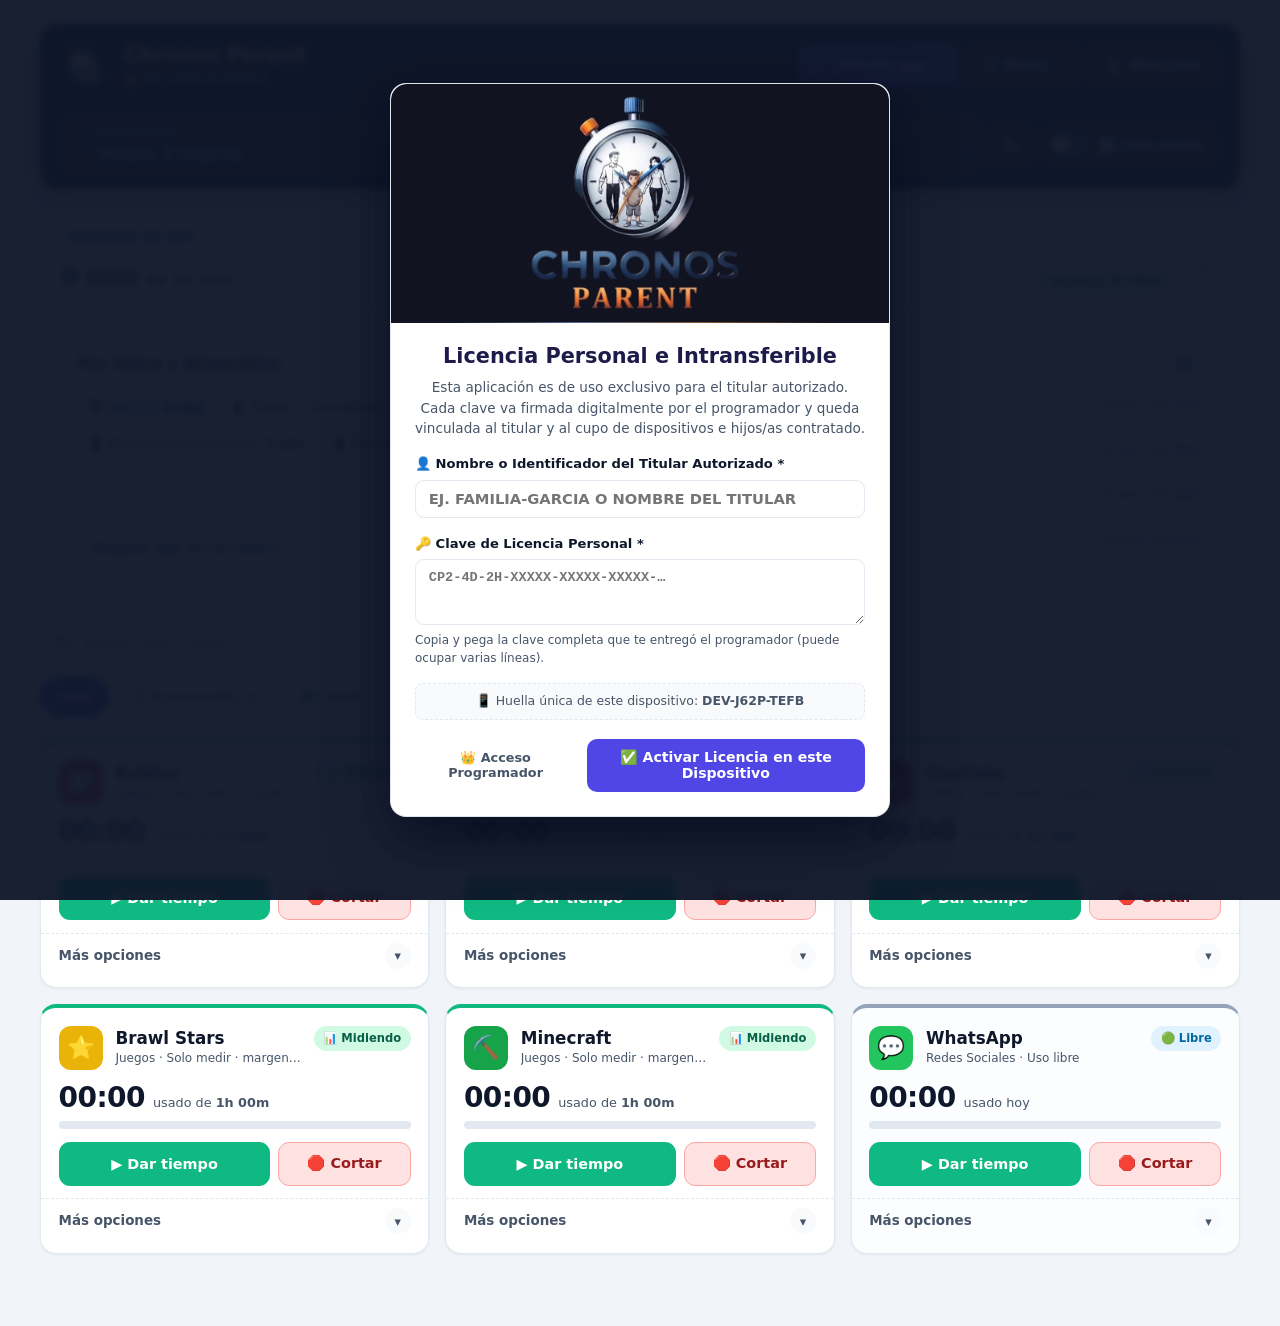
<file: index.html>
<!DOCTYPE html>
<html lang="es">
<head>
  <meta charset="UTF-8" />
  <meta name="viewport" content="width=device-width, initial-scale=1.0, viewport-fit=cover" />
  <meta name="theme-color" content="#111420" />
  <meta name="apple-mobile-web-app-capable" content="yes" />
  <meta name="apple-mobile-web-app-status-bar-style" content="black-translucent" />
  <meta name="apple-mobile-web-app-title" content="Chronos Parent" />
  <meta name="application-name" content="Chronos Parent" />
  <link rel="manifest" href="manifest.json" />
  <link rel="icon" href="icons/favicon.ico" sizes="48x48" />
  <link rel="icon" type="image/png" sizes="32x32" href="icons/favicon-32.png" />
  <link rel="icon" type="image/png" sizes="16x16" href="icons/favicon-16.png" />
  <link rel="apple-touch-icon" href="icons/apple-touch-icon.png" />
  <!-- Pantallas de inicio de iPhone/iPad (Android usa el icono y el color del manifest) -->
  <link rel="apple-touch-startup-image" href="icons/splash-1290x2796.png" media="(device-width: 430px) and (device-height: 932px) and (-webkit-device-pixel-ratio: 3) and (orientation: portrait)" />
  <link rel="apple-touch-startup-image" href="icons/splash-1179x2556.png" media="(device-width: 393px) and (device-height: 852px) and (-webkit-device-pixel-ratio: 3) and (orientation: portrait)" />
  <link rel="apple-touch-startup-image" href="icons/splash-1284x2778.png" media="(device-width: 428px) and (device-height: 926px) and (-webkit-device-pixel-ratio: 3) and (orientation: portrait)" />
  <link rel="apple-touch-startup-image" href="icons/splash-1170x2532.png" media="(device-width: 390px) and (device-height: 844px) and (-webkit-device-pixel-ratio: 3) and (orientation: portrait)" />
  <link rel="apple-touch-startup-image" href="icons/splash-1125x2436.png" media="(device-width: 375px) and (device-height: 812px) and (-webkit-device-pixel-ratio: 3) and (orientation: portrait)" />
  <link rel="apple-touch-startup-image" href="icons/splash-1242x2688.png" media="(device-width: 414px) and (device-height: 896px) and (-webkit-device-pixel-ratio: 3) and (orientation: portrait)" />
  <link rel="apple-touch-startup-image" href="icons/splash-828x1792.png" media="(device-width: 414px) and (device-height: 896px) and (-webkit-device-pixel-ratio: 2) and (orientation: portrait)" />
  <link rel="apple-touch-startup-image" href="icons/splash-1242x2208.png" media="(device-width: 414px) and (device-height: 736px) and (-webkit-device-pixel-ratio: 3) and (orientation: portrait)" />
  <link rel="apple-touch-startup-image" href="icons/splash-750x1334.png" media="(device-width: 375px) and (device-height: 667px) and (-webkit-device-pixel-ratio: 2) and (orientation: portrait)" />
  <link rel="apple-touch-startup-image" href="icons/splash-640x1136.png" media="(device-width: 320px) and (device-height: 568px) and (-webkit-device-pixel-ratio: 2) and (orientation: portrait)" />
  <link rel="apple-touch-startup-image" href="icons/splash-2048x2732.png" media="(device-width: 1024px) and (device-height: 1366px) and (-webkit-device-pixel-ratio: 2) and (orientation: portrait)" />
  <link rel="apple-touch-startup-image" href="icons/splash-1668x2388.png" media="(device-width: 834px) and (device-height: 1194px) and (-webkit-device-pixel-ratio: 2) and (orientation: portrait)" />
  <link rel="apple-touch-startup-image" href="icons/splash-1640x2360.png" media="(device-width: 820px) and (device-height: 1180px) and (-webkit-device-pixel-ratio: 2) and (orientation: portrait)" />
  <link rel="apple-touch-startup-image" href="icons/splash-1620x2160.png" media="(device-width: 810px) and (device-height: 1080px) and (-webkit-device-pixel-ratio: 2) and (orientation: portrait)" />
  <link rel="apple-touch-startup-image" href="icons/splash-1536x2048.png" media="(device-width: 768px) and (device-height: 1024px) and (-webkit-device-pixel-ratio: 2) and (orientation: portrait)" />
  <title>Chronos Parent — Control parental de tiempo y corte en vivo</title>
  <!-- Sin fuentes ni recursos externos: la app no contacta con terceros al abrirse -->
  <link rel="stylesheet" href="styles.css" />
</head>
<body>
  <!-- Pantalla de bienvenida con el logo (se oculta sola al cargar la app) -->
  <div id="app-splash" class="app-splash" aria-hidden="true">
    <img src="icons/logo-chronos-parent.png" alt="" width="621" height="554" />
  </div>

  <!-- PANTALLA DE BLOQUEO DE LICENCIA PERSONAL E INTRANSFERIBLE (Solo si no está activada) -->
  <div id="license-gate-overlay" class="modal-backdrop hidden" style="z-index: 500; background: rgba(15, 23, 42, 0.96);">
    <div class="modal-card gate-card">
      <!-- Cabecera oscura de marca: el cronómetro luce sobre fondo oscuro y el nombre va como texto claro -->
      <div class="gate-hero" role="img" aria-label="Chronos Parent">
        <img class="gate-hero-logo" src="icons/logo-chronos-parent.png" alt="" width="621" height="554" />
      </div>
      <div style="text-align: center; margin-bottom: 1rem;">
        <h3 style="font-size: 1.3rem; color: #1e1b4b;">Licencia Personal e Intransferible</h3>
        <p class="subtitle" style="margin-top: 0.3rem;">
          Esta aplicación es de uso exclusivo para el titular autorizado. Cada clave va firmada digitalmente por el programador y queda vinculada al titular y al cupo de dispositivos e hijos/as contratado.
        </p>
      </div>

      <form id="form-activate-license">
        <div class="form-group">
          <label for="license-holder-input">👤 Nombre o Identificador del Titular Autorizado *</label>
          <input type="text" id="license-holder-input" required placeholder="Ej. FAMILIA-GARCIA o nombre del titular" style="font-weight: 700; text-transform: uppercase;" />
        </div>

        <div class="form-group">
          <label for="license-key-input">🔑 Clave de Licencia Personal *</label>
          <textarea id="license-key-input" required rows="3" placeholder="CP2-4D-2H-XXXXX-XXXXX-XXXXX-…" spellcheck="false" autocomplete="off" autocapitalize="characters" class="license-key-textarea"></textarea>
          <small class="help-text">Copia y pega la clave completa que te entregó el programador (puede ocupar varias líneas).</small>
        </div>

        <div class="license-device-id-box">
          <span>📱 Huella única de este dispositivo: <strong id="current-device-fingerprint">...</strong></span>
        </div>

        <p id="license-error-msg" class="error-text hidden" style="margin-top: 0.5rem; text-align: center;"></p>

        <div class="modal-actions" style="justify-content: space-between; margin-top: 1.2rem;">
          <button type="button" id="btn-open-dev-from-gate" class="btn btn-ghost btn-sm">👑 Acceso Programador</button>
          <button type="submit" class="btn btn-primary">✅ Activar Licencia en este Dispositivo</button>
        </div>
      </form>
    </div>
  </div>

  <!-- Alerta flotante cuando se acaba o se corta el tiempo -->
  <div id="alarm-banner" class="alarm-banner hidden">
    <div class="alarm-content">
      <span class="alarm-icon">⏰</span>
      <div>
        <strong id="alarm-title">¡Tiempo cortado!</strong>
        <p id="alarm-message">El tiempo asignado para esta aplicación ha finalizado.</p>
      </div>
    </div>
    <div class="alarm-actions">
      <button id="btn-alarm-bonus" class="btn btn-sm btn-light">+15 min extra</button>
      <button id="btn-alarm-dismiss" class="btn btn-sm btn-danger">Entendido</button>
    </div>
  </div>

  <div class="app-container">
    <!-- ===== CABECERA PRINCIPAL (marca + menús desplegables) ===== -->
    <header class="top-header">
      <div class="header-row">
        <div class="brand">
          <img class="brand-logo-img" src="icons/icon-192.png" alt="" width="48" height="48" />
          <div class="brand-text">
            <h1>Chronos Parent</h1>
            <span class="license-chip" id="license-status-pill">🔐 Licencia Activa</span>
          </div>
        </div>

        <div class="header-actions">
          <!-- Menú: Añadir apps -->
          <div class="dropdown">
            <button type="button" class="btn btn-primary dropdown-toggle" aria-haspopup="true" aria-expanded="false">
              <span>➕</span><span class="hide-xs">Añadir app</span><span class="caret">▾</span>
            </button>
            <div class="dropdown-menu" role="menu">
              <button type="button" id="btn-add-app" class="dropdown-item" role="menuitem">
                <span class="di-icon">➕</span>
                <span><strong>Añadir nueva app</strong><small>Cualquier app o juego, con margen propio</small></span>
              </button>
              <button type="button" id="btn-catalog" class="dropdown-item" role="menuitem">
                <span class="di-icon">🔥</span>
                <span><strong>Catálogo y tendencias</strong><small>Activa apps populares en un toque</small></span>
              </button>
            </div>
          </div>

          <!-- Menú: Familia y ajustes -->
          <div class="dropdown">
            <button type="button" class="btn btn-outline dropdown-toggle" aria-haspopup="true" aria-expanded="false" title="Familia, sincronización, licencias y guías">
              <span>☰</span><span class="hide-xs">Menú</span><span class="caret">▾</span>
            </button>
            <div class="dropdown-menu dropdown-menu-right" role="menu">
              <div class="dropdown-label">Familia</div>
              <button type="button" id="btn-manage-devices" class="dropdown-item" role="menuitem">
                <span class="di-icon">📲</span>
                <span><strong>Dispositivos</strong><small><span id="devices-count-badge">0/0</span> registrados</small></span>
              </button>
              <button type="button" id="child-profile-btn" class="dropdown-item" role="menuitem">
                <span class="di-icon">👦</span>
                <span><strong>Hijos/as y PIN parental</strong><small><span id="children-count-badge">1/1</span> perfiles</small></span>
              </button>
              <button type="button" id="btn-family-sync" class="dropdown-item" role="menuitem">
                <span class="di-icon">🔗</span>
                <span><strong>Sincronizar familia</strong><small><span id="sync-code-badge">Solo este dispositivo</span></small></span>
              </button>
              <button type="button" id="btn-privacy" class="dropdown-item" role="menuitem">
                <span class="di-icon">🔒</span>
                <span><strong>Privacidad y mis datos</strong><small>Copia de seguridad, importar o borrar</small></span>
              </button>
              <div class="dropdown-divider"></div>
              <div class="dropdown-label">Guías</div>
              <a href="GUIA-IPHONE-IPAD-PASO-A-PASO.html" class="dropdown-item" role="menuitem">
                <span class="di-icon">🍏</span><span><strong>Guía iPhone / iPad</strong></span>
              </a>
              <a href="GUIA-ANDROID-MOVILES-Y-TABLETS.html" class="dropdown-item" role="menuitem">
                <span class="di-icon">🤖</span><span><strong>Guía Android / Tablets</strong></span>
              </a>
              <div class="dropdown-divider"></div>
              <button type="button" id="btn-dev-license-panel" class="dropdown-item" role="menuitem">
                <span class="di-icon">👑</span>
                <span><strong>Licencias</strong><small>Panel del programador</small></span>
              </button>
            </div>
          </div>

          <!-- Modo Padre / Hijo (PIN) -->
          <button id="btn-lock-mode" type="button" class="btn btn-outline btn-lock" title="Bloquear el panel con PIN para que solo padre/madre/tutor pueda hacer cambios">
            <span id="lock-icon">🔓</span>
            <span id="lock-text" class="hide-xs">Bloquear</span>
          </button>
        </div>
      </div>

      <!-- Barra de contexto: quién usa qué dispositivo y modo global -->
      <div class="context-bar">
        <label class="context-field" title="Dispositivo en el que se está usando o registrando la actividad">
          <span class="context-label">📲 Dispositivo</span>
          <span class="select-wrap">
            <select id="active-device-select" class="context-select"></select>
          </span>
        </label>
        <button type="button" id="btn-quick-add-device" class="btn-icon context-icon-btn" title="Gestionar dispositivos de la familia" aria-label="Gestionar dispositivos">⚙️</button>

        <label class="context-field" title="Hijo o hija al que se le está dando el tiempo ahora">
          <span class="context-label">👦 Hijo/a</span>
          <span class="select-wrap">
            <select id="active-child-select" class="context-select"></select>
          </span>
        </label>
        <button type="button" id="btn-quick-manage-children" class="btn-icon context-icon-btn" title="Gestionar hijos/as y PIN parental" aria-label="Gestionar hijos/as">✏️</button>

        <button id="btn-silent-mode" type="button" class="mode-switch" role="switch" aria-checked="true" title="Alternar entre solo medir el tiempo o cortar automáticamente al llegar al margen">
          <span class="mode-switch-track"><span class="mode-switch-thumb"></span></span>
          <span class="mode-switch-text">
            <span id="silent-icon">📊</span>
            <span id="silent-text">Solo medir</span>
          </span>
        </button>
      </div>
    </header>

    <!-- ===== RESUMEN DE HOY (panel plegable) ===== -->
    <details class="panel summary-panel" id="summary-panel" open>
      <summary class="panel-summary">
        <div class="panel-summary-main">
          <span class="badge-tag">Resumen de hoy</span>
          <div class="panel-summary-metrics">
            <strong id="global-used-time" class="metric-value">0 min</strong>
            <span class="metric-of">de <span id="global-limit-time">3h 00m</span></span>
            <span id="global-remaining-time" class="remaining-chip">Quedan 3h 00m</span>
          </div>
          <div class="progress-track lg">
            <div id="global-progress-bar" class="progress-fill" style="width: 0%"></div>
          </div>
        </div>
        <span class="panel-chevron" aria-hidden="true">▾</span>
      </summary>

      <div class="panel-body summary-grid">
        <div class="summary-card">
          <div class="summary-header">
            <h2>Por hijo/a y dispositivo</h2>
            <button id="btn-edit-global-limit" class="btn-icon" title="Configurar margen diario global" aria-label="Configurar margen diario">⚙️</button>
          </div>
          <div class="device-breakdown-pills" id="global-devices-breakdown"></div>
          <div class="summary-footer">
            <span id="active-timers-indicator" class="status-pill">Ninguna app en uso ahora</span>
            <button id="btn-reset-day" class="btn-link">🔄 Reiniciar contadores de hoy</button>
          </div>
        </div>

        <div class="summary-card">
          <div class="summary-header">
            <h2>Por categoría</h2>
            <button id="btn-edit-categories" class="btn-icon" title="Editar márgenes por categoría" aria-label="Editar márgenes por categoría">⚙️</button>
          </div>
          <div id="category-bars-container" class="category-bars"></div>
        </div>
      </div>
    </details>

    <!-- Barra de Filtros y Búsqueda -->
    <section class="toolbar">
      <div class="search-box">
        <span aria-hidden="true">🔍</span>
        <input type="search" id="search-input" placeholder="Buscar app o juego..." aria-label="Buscar app o juego" />
      </div>

      <div class="category-tabs" id="category-tabs" role="tablist">
        <button class="tab-btn active" data-category="all">Todas</button>
        <button class="tab-btn" data-category="controlled">🛡️ Supervisadas <span class="tab-count" id="count-controlled">0</span></button>
        <button class="tab-btn" data-category="uncontrolled">🟢 Libres <span class="tab-count" id="count-uncontrolled">0</span></button>
        <button class="tab-btn" data-category="Juegos">🎮 Juegos</button>
        <button class="tab-btn" data-category="Redes Sociales">💬 Redes</button>
        <button class="tab-btn" data-category="Videos">📺 Vídeos</button>
        <button class="tab-btn" data-category="Educación">📚 Educación</button>
      </div>
    </section>

    <!-- Cuadrícula de Aplicaciones y Juegos -->
    <main id="apps-grid" class="apps-grid">
      <!-- Tarjetas generadas dinámicamente -->
    </main>
  </div>

  <!-- MODAL: Gestionar Todos los Dispositivos de la Familia (Ej. 3 iPhones y 6 iPads) -->
  <div id="modal-devices" class="modal-backdrop hidden">
    <div class="modal-card modal-lg">
      <div class="modal-header">
        <div>
          <h3>📲 Dispositivos de la Familia (iPhones, iPads, Tablets y PCs)</h3>
          <p class="subtitle">Añade todos los dispositivos susceptibles de ser utilizados en casa (por ejemplo, 3 iPhones y 6 iPads) para medir y cortar el tiempo en cualquiera de ellos.</p>
        </div>
        <button class="modal-close" data-close="modal-devices">✕</button>
      </div>

      <form id="form-add-device" class="form-row" style="align-items: flex-end; margin-bottom: 1rem;">
        <div class="form-group flex-1" style="margin-bottom:0;">
          <label for="new-device-name">Nombre del nuevo dispositivo</label>
          <input type="text" id="new-device-name" required placeholder="Ej. Móvil Samsung, Tablet Xiaomi, iPad 4, iPhone..." />
        </div>
        <div class="form-group" style="width: 210px; margin-bottom:0;">
          <label for="new-device-type">Tipo de Dispositivo</label>
          <select id="new-device-type">
            <option value="iPad">📲 iPad (Apple)</option>
            <option value="iPhone">📱 iPhone (Apple)</option>
            <option value="Móvil Android">🤖 Móvil Android (Samsung, Xiaomi...)</option>
            <option value="Tablet Android">📲 Tablet Android (Lenovo, Samsung...)</option>
            <option value="PC">💻 Ordenador / Chromebook</option>
          </select>
        </div>
        <button type="submit" class="btn btn-primary">➕ Añadir Dispositivo</button>
      </form>

      <div style="margin-bottom: 0.75rem;">
        <button type="button" id="btn-preset-3iphone-6ipad" class="btn btn-sm btn-secondary">
          ⚡ Cargar plantilla rápida: 3 iPhones + 6 iPads (9 dispositivos)
        </button>
      </div>

      <div id="devices-manager-list" class="catalog-list" style="max-height: 45vh;">
        <!-- Renderizado por JS -->
      </div>

      <div class="modal-actions">
        <button type="button" class="btn btn-primary" data-close="modal-devices">Listo</button>
      </div>
    </div>
  </div>

  <!-- MODAL: Catálogo de Apps y Nuevas Aplicaciones en Tendencia -->
  <div id="modal-catalog" class="modal-backdrop hidden">
    <div class="modal-card modal-lg">
      <div class="modal-header">
        <div>
          <h3>🔥 Catálogo de Aplicaciones y Nuevas Tendencias</h3>
          <p class="subtitle">Activa las aplicaciones que usen tus hijos o añade en el acto cualquier <strong>nueva aplicación o juego que se ponga de moda</strong>.</p>
        </div>
        <button class="modal-close" data-close="modal-catalog">✕</button>
      </div>

      <!-- Formulario directo para añadir cualquier nueva app en tendencia sin salir del catálogo -->
      <form id="form-quick-trend-app" style="background:#eef2ff; border:1px solid #c7d2fe; padding:0.85rem 1rem; border-radius:12px; margin-bottom:1rem;">
        <label style="color:#1e1b4b; display:block; margin-bottom:0.4rem;">🚀 ¿Ha salido una nueva App o Juego en tendencia? Añádelo aquí al instante:</label>
        <div class="form-row" style="flex-wrap:wrap; align-items:center;">
          <input type="text" id="trend-app-name" class="flex-1" required placeholder="Nombre de la nueva app o juego en tendencia..." style="background:#fff; min-width:180px;" />
          <input type="text" id="trend-app-icon" value="🔥" maxlength="4" style="width:60px; text-align:center; background:#fff;" title="Icono o Emoji" />
          <select id="trend-app-cat" style="background:#fff;">
            <option value="Juegos">🎮 Juegos</option>
            <option value="Redes Sociales">💬 Redes Sociales</option>
            <option value="Videos">📺 Videos / Streaming</option>
            <option value="Educación">📚 Educación / Otros</option>
          </select>
          <input type="number" id="trend-app-limit" value="60" min="5" max="720" style="width:85px; background:#fff;" title="Margen en minutos" />
          <button type="submit" class="btn btn-primary">➕ Añadir Tendencia</button>
        </div>
      </form>

      <div id="catalog-list" class="catalog-list">
        <!-- Generado dinámicamente por JS -->
      </div>

      <div class="modal-actions">
        <button type="button" class="btn btn-outline" id="btn-catalog-custom">⚙️ Añadir con opciones avanzadas</button>
        <button type="button" class="btn btn-primary" data-close="modal-catalog">Listo</button>
      </div>
    </div>
  </div>

  <!-- MODAL: Agregar / Editar Aplicación (incluyendo Nuevas Apps en Tendencia) -->
  <div id="modal-app" class="modal-backdrop hidden">
    <div class="modal-card">
      <div class="modal-header">
        <h3 id="modal-app-title">Añadir Aplicación o Nueva Tendencia</h3>
        <button class="modal-close" data-close="modal-app">✕</button>
      </div>

      <form id="form-app">
        <input type="hidden" id="app-id-input" />

        <!-- Plantillas rápidas de apps populares y en tendencia -->
        <div id="quick-presets-section" class="form-group">
          <label>🔥 Apps populares y en tendencia (o escribe debajo cualquier app nueva)</label>
          <div class="preset-chips" id="preset-chips">
            <button type="button" class="chip" data-name="TikTok" data-cat="Redes Sociales" data-icon="🎵" data-color="#0f172a">🎵 TikTok</button>
            <button type="button" class="chip" data-name="Roblox" data-cat="Juegos" data-icon="🎲" data-color="#e11d48">🎲 Roblox</button>
            <button type="button" class="chip" data-name="YouTube" data-cat="Videos" data-icon="▶️" data-color="#dc2626">▶️ YouTube</button>
            <button type="button" class="chip" data-name="Brawl Stars" data-cat="Juegos" data-icon="⭐" data-color="#eab308">⭐ Brawl Stars</button>
            <button type="button" class="chip" data-name="WhatsApp" data-cat="Redes Sociales" data-icon="💬" data-color="#22c55e">💬 WhatsApp</button>
            <button type="button" class="chip" data-name="Instagram" data-cat="Redes Sociales" data-icon="📸" data-color="#db2777">📸 Instagram</button>
            <button type="button" class="chip" data-name="Minecraft" data-cat="Juegos" data-icon="⛏️" data-color="#16a34a">⛏️ Minecraft</button>
            <button type="button" class="chip" data-name="Fortnite" data-cat="Juegos" data-icon="🏆" data-color="#7c3aed">🏆 Fortnite</button>
            <button type="button" class="chip" data-name="Clash Royale" data-cat="Juegos" data-icon="👑" data-color="#2563eb">👑 Clash Royale</button>
            <button type="button" class="chip" data-name="Stumble Guys" data-cat="Juegos" data-icon="🏃" data-color="#f97316">🏃 Stumble Guys</button>
            <button type="button" class="chip" data-name="Pokémon TCG Pocket" data-cat="Juegos" data-icon="🃏" data-color="#eab308">🃏 Pokémon Pocket</button>
            <button type="button" class="chip" data-name="Snapchat" data-cat="Redes Sociales" data-icon="👻" data-color="#ca8a04">👻 Snapchat</button>
            <button type="button" class="chip" data-name="BeReal" data-cat="Redes Sociales" data-icon="📷" data-color="#1e293b">📷 BeReal</button>
            <button type="button" class="chip" data-name="CapCut" data-cat="Videos" data-icon="✂️" data-color="#0f172a">✂️ CapCut</button>
            <button type="button" class="chip" data-name="Twitch" data-cat="Videos" data-icon="🟣" data-color="#9333ea">🟣 Twitch</button>
            <button type="button" class="chip" data-name="Kick" data-cat="Videos" data-icon="🟢" data-color="#16a34a">🟢 Kick</button>
            <button type="button" class="chip" data-name="Discord" data-cat="Redes Sociales" data-icon="🎧" data-color="#4f46e5">🎧 Discord</button>
            <button type="button" class="chip" data-name="Netflix" data-cat="Videos" data-icon="🎬" data-color="#b91c1c">🎬 Netflix</button>
          </div>
        </div>

        <div class="form-row">
          <div class="form-group flex-1">
            <label for="app-name-input">Nombre de la App o Juego (cualquier app existente o nueva) *</label>
            <input type="text" id="app-name-input" required placeholder="Escribe el nombre de cualquier aplicación..." />
          </div>
          <div class="form-group" style="width: 110px;">
            <label for="app-icon-input">Icono / Emoji</label>
            <input type="text" id="app-icon-input" value="🔥" maxlength="4" style="text-align:center; font-size: 1.25rem;" />
          </div>
        </div>

        <div class="form-row">
          <div class="form-group flex-1">
            <label for="app-category-input">Categoría</label>
            <select id="app-category-input">
              <option value="Juegos">🎮 Juegos</option>
              <option value="Redes Sociales">💬 Redes Sociales</option>
              <option value="Videos">📺 Videos y Streaming</option>
              <option value="Educación">📚 Educación / Otros</option>
            </select>
          </div>
          <div class="form-group" style="width: 110px;">
            <label for="app-color-input">Color</label>
            <input type="color" id="app-color-input" value="#4f46e5" />
          </div>
        </div>

        <!-- Selector de si se controla o no -->
        <div class="form-group">
          <label>Modo de Supervisión para esta App</label>
          <div class="control-mode-selector">
            <label class="mode-option">
              <input type="radio" name="app-controlled-mode" id="mode-controlled-yes" value="true" checked />
              <div>
                <strong>🛡️ Supervisar con margen de tiempo</strong>
                <span>Permite medir, fijar margen (ej. 1h) y cortar cuando quieras (ej. a los 40m)</span>
              </div>
            </label>
            <label class="mode-option">
              <input type="radio" name="app-controlled-mode" id="mode-controlled-no" value="false" />
              <div>
                <strong>🟢 Uso libre (solo medir tiempo)</strong>
                <span>Mide el tiempo informativo sin aplicar cortes</span>
              </div>
            </label>
          </div>
        </div>

        <div class="form-group" id="limit-field-wrapper">
          <label for="app-limit-input">Margen de Tiempo Diario Inicial (en minutos) *</label>
          <div class="limit-input-group">
            <input type="number" id="app-limit-input" min="1" max="720" step="1" value="60" required />
            <div class="quick-time-btns">
              <button type="button" class="btn-pill" data-mins="15">15m</button>
              <button type="button" class="btn-pill" data-mins="30">30m</button>
              <button type="button" class="btn-pill" data-mins="40">40m</button>
              <button type="button" class="btn-pill" data-mins="45">45m</button>
              <button type="button" class="btn-pill" data-mins="60">1h (60m)</button>
              <button type="button" class="btn-pill" data-mins="90">1h 30m</button>
              <button type="button" class="btn-pill" data-mins="120">2h</button>
            </div>
          </div>
        </div>

        <div class="form-group">
          <label for="app-notes-input">Notas o reglas familiares para esta app (opcional)</label>
          <input type="text" id="app-notes-input" placeholder="Ej. Nueva app en tendencia / Solo tras terminar tareas" />
        </div>

        <div class="modal-actions">
          <button type="button" class="btn btn-ghost" data-close="modal-app">Cancelar</button>
          <button type="submit" class="btn btn-primary">Guardar Aplicación</button>
        </div>
      </form>
    </div>
  </div>

  <!-- MODAL: Configurar Límites de Categorías y Global -->
  <div id="modal-limits" class="modal-backdrop hidden">
    <div class="modal-card">
      <div class="modal-header">
        <h3>Configurar Márgenes Diarios Globales y por Categoría</h3>
        <button class="modal-close" data-close="modal-limits">✕</button>
      </div>

      <form id="form-limits">
        <div class="form-group">
          <label for="global-limit-input">🌐 Margen Total Diario de Referencia (minutos)</label>
          <input type="number" id="global-limit-input" min="15" max="1440" step="15" required />
        </div>

        <hr class="divider" />
        <p class="section-desc">Márgenes diarios por categoría (en minutos):</p>

        <div class="form-row">
          <div class="form-group flex-1">
            <label for="cat-limit-juegos">🎮 Juegos (min)</label>
            <input type="number" id="cat-limit-juegos" min="0" max="1440" step="15" required />
          </div>
          <div class="form-group flex-1">
            <label for="cat-limit-redes">💬 Redes Sociales (min)</label>
            <input type="number" id="cat-limit-redes" min="0" max="1440" step="15" required />
          </div>
        </div>

        <div class="form-row">
          <div class="form-group flex-1">
            <label for="cat-limit-videos">📺 Videos y Streaming (min)</label>
            <input type="number" id="cat-limit-videos" min="0" max="1440" step="15" required />
          </div>
          <div class="form-group flex-1">
            <label for="cat-limit-educacion">📚 Educación / Otros (min)</label>
            <input type="number" id="cat-limit-educacion" min="0" max="1440" step="15" required />
          </div>
        </div>

        <div class="modal-actions">
          <button type="button" class="btn btn-ghost" data-close="modal-limits">Cancelar</button>
          <button type="submit" class="btn btn-primary">Guardar Márgenes</button>
        </div>
      </form>
    </div>
  </div>

  <!-- MODAL: Perfiles de Hijos/as Autorizados (1 o varios hijos según licencia) y PIN Parental -->
  <div id="modal-profile" class="modal-backdrop hidden">
    <div class="modal-card modal-lg">
      <div class="modal-header">
        <div>
          <h3>👦👧 Hijos/as Autorizados en la Licencia y PIN Parental</h3>
          <p class="subtitle">Si tienes uno o varios hijos en casa, selecciona o añade a cada hijo/a (según el cupo contratado en tu licencia) para saber exactamente <strong>a quién le estás dejando el tiempo de juego o acceso</strong>.</p>
        </div>
        <button class="modal-close" data-close="modal-profile">✕</button>
      </div>

      <!-- Cupo de hijos de la licencia -->
      <div id="children-quota-banner" style="background:#eef2ff; border:1px solid #c7d2fe; border-radius:10px; padding:0.65rem 0.9rem; margin-bottom:0.9rem; font-size:0.86rem; color:#1e1b4b;">
        <!-- Renderizado por JS -->
      </div>

      <!-- Lista de hijos/as registrados en la familia -->
      <div id="children-manager-list" class="catalog-list" style="max-height: 220px; margin-bottom: 1rem;">
        <!-- Renderizado por JS -->
      </div>

      <form id="form-profile" style="background:#f8fafc; border:1px solid #e2e8f0; border-radius:12px; padding:0.9rem;">
        <input type="hidden" id="profile-child-id-input" />
        <label id="form-profile-mode-title" style="color:#1e293b; font-weight:700; display:block; margin-bottom:0.5rem;">✏️ Editar Hijo/a Seleccionado o Añadir Nuevo Hijo/a:</label>
        <div class="form-row">
          <div class="form-group flex-1">
            <label for="profile-name-input">Nombre del hijo o hija *</label>
            <input type="text" id="profile-name-input" required placeholder="Ej. Mateo, Sofía, Lucas..." />
          </div>
          <div class="form-group" style="width: 140px;">
            <label for="profile-age-input">Edad (opcional)</label>
            <input type="text" id="profile-age-input" placeholder="Cualquier edad" />
          </div>
        </div>

        <div class="form-group">
          <label>Icono / Avatar del hijo o hija</label>
          <div class="avatar-picker" id="avatar-picker">
            <button type="button" class="avatar-opt selected" data-avatar="👦">👦</button>
            <button type="button" class="avatar-opt" data-avatar="👧">👧</button>
            <button type="button" class="avatar-opt" data-avatar="🧒">🧒</button>
            <button type="button" class="avatar-opt" data-avatar="👶">👶</button>
            <button type="button" class="avatar-opt" data-avatar="🧑">🧑</button>
            <button type="button" class="avatar-opt" data-avatar="🚀">🚀</button>
          </div>
        </div>

        <div class="form-group">
          <label for="profile-pin-input">PIN Parental de Padre/Madre/Tutor (4 dígitos)</label>
          <input type="password" id="profile-pin-input" maxlength="4" pattern="\d{4}" placeholder="1234" required />
          <small class="help-text">Protege la aplicación para que ninguno de los hijos pueda quitar un corte ni cambiar márgenes.</small>
        </div>

        <div class="modal-actions" style="justify-content: space-between; flex-wrap: wrap;">
          <button type="button" id="btn-new-child-profile" class="btn btn-secondary">➕ Añadir Otro Hijo/a</button>
          <div style="display:flex; gap:0.5rem;">
            <button type="button" class="btn btn-ghost" data-close="modal-profile">Cerrar</button>
            <button type="submit" class="btn btn-primary">💾 Guardar Hijo/a y PIN</button>
          </div>
        </div>
      </form>
    </div>
  </div>

  <!-- MODAL: Ingresar PIN Parental -->
  <div id="modal-pin" class="modal-backdrop hidden">
    <div class="modal-card modal-sm">
      <div class="modal-header">
        <h3>🔒 Desbloquear Modo Padre/Madre</h3>
        <button class="modal-close" data-close="modal-pin">✕</button>
      </div>
      <form id="form-pin">
        <p class="section-desc">Ingresa tu PIN parental de 4 dígitos para modificar tiempos, cortar o desbloquear.</p>
        <div class="form-group">
          <input type="password" id="unlock-pin-input" maxlength="4" placeholder="••••" class="pin-display-input" required />
          <p id="pin-error-msg" class="error-text hidden">PIN incorrecto. Intenta de nuevo.</p>
        </div>
        <div class="modal-actions">
          <button type="button" class="btn btn-ghost" data-close="modal-pin">Cancelar</button>
          <button type="submit" class="btn btn-primary">Desbloquear</button>
        </div>
      </form>
    </div>
  </div>

  <!-- MODAL: Sincronización Familiar Multi-Dispositivo (Todos los iPhones e iPads de la casa) -->
  <div id="modal-family-sync" class="modal-backdrop hidden">
    <div class="modal-card modal-lg">
      <div class="modal-header">
        <div>
          <h3>👨‍👩‍👧‍👦 Conectar Todos los iPhones, iPads y Dispositivos de la Familia</h3>
          <p class="subtitle">Sincroniza en tiempo real todos los dispositivos de tu familia. Todo lo que se envía va <strong>cifrado de extremo a extremo</strong> (AES-256-GCM) con vuestro código familiar.</p>
        </div>
        <button class="modal-close" data-close="modal-family-sync">✕</button>
      </div>

      <div class="sync-box-panel">
        <div class="form-group">
          <label for="family-sync-code-input">🔑 Código secreto de tu familia (el mismo en todos los dispositivos de casa)</label>
          <div class="form-row" style="align-items:center; flex-wrap:wrap;">
            <input type="text" id="family-sync-code-input" class="flex-1" placeholder="Pulsa 🎲 para crear uno seguro" autocomplete="off" spellcheck="false" style="font-weight:700; text-transform:uppercase; font-family:monospace; min-width:200px;" />
            <button type="button" id="btn-generate-sync-code" class="btn btn-secondary" title="Crear un código aleatorio imposible de adivinar">🎲 Generar código seguro</button>
            <button type="button" id="btn-copy-sync-code" class="btn btn-ghost" title="Copiar el código para escribirlo en los demás dispositivos">📋 Copiar</button>
          </div>
          <div id="sync-code-strength" class="sync-strength"></div>
          <div class="form-row" style="align-items:center; flex-wrap:wrap; margin-top:0.35rem;">
            <button type="button" id="btn-save-sync-code" class="btn btn-primary">🔗 Conectar este dispositivo</button>
            <button type="button" id="btn-sync-now" class="btn btn-secondary">🔄 Sincronizar ahora</button>
            <button type="button" id="btn-disconnect-sync" class="btn btn-ghost">⏏️ Desconectar</button>
          </div>
          <small class="help-text" id="sync-status-msg">Los dispositivos con el mismo código comparten los tiempos y reciben los cortes al instante. Nadie sin el código puede leer ni enviar datos (tampoco el programador).</small>

          <details class="sync-advanced">
            <summary>⚙️ Servidor de retransmisión (opcional, avanzado)</summary>
            <p class="help-text">La sincronización es <strong>opcional y la gestionáis vosotros</strong>. Los mensajes, siempre cifrados, pasan por un servidor de retransmisión efímero compatible con <em>ntfy</em> (por defecto el servicio público y gratuito <code>https://ntfy.sh</code>, que borra los mensajes en unas horas). Si lo preferís, podéis usar vuestro propio servidor ntfy. Ningún dato pasa por servidores del programador.</p>
            <div class="form-row" style="align-items:center; flex-wrap:wrap;">
              <input type="url" id="sync-relay-input" class="flex-1" placeholder="https://ntfy.sh" autocomplete="off" spellcheck="false" style="min-width:200px;" />
              <button type="button" id="btn-save-relay" class="btn btn-secondary">Guardar servidor</button>
            </div>
            <small class="help-text">Debe empezar por <code>https://</code>. Todos los dispositivos de la familia deben usar el mismo servidor.</small>
          </details>
        </div>

        <hr class="divider" />

        <div class="form-group">
          <label>⚡ Enlaces de Automatización para cada iPhone o iPad</label>
          <p class="help-text">Selecciona la aplicación y el dispositivo concreto (por ejemplo, <em>iPad 1</em>, <em>iPad 2</em>, <em>iPhone Hijo</em>...) para obtener su enlace directo de inicio y parada automática:</p>
          <div class="form-row" style="margin-top:0.4rem;">
            <select id="shortcut-app-select" class="flex-1"></select>
            <select id="shortcut-device-select" style="width:190px;"></select>
          </div>
          <div class="shortcut-urls-box">
            <div class="shortcut-url-item">
              <span>▶️ <strong>Al abrir la app en ese dispositivo:</strong></span>
              <input type="text" id="shortcut-url-start" readonly onclick="this.select()" />
            </div>
            <div class="shortcut-url-item">
              <span>⏹️ <strong>Al cerrar la app en ese dispositivo:</strong></span>
              <input type="text" id="shortcut-url-stop" readonly onclick="this.select()" />
            </div>
          </div>
        </div>
      </div>

      <div class="modal-actions">
        <button type="button" class="btn btn-primary" data-close="modal-family-sync">Listo</button>
      </div>
    </div>
  </div>

  <!-- MODAL: Privacidad y datos (los datos son 100% del usuario y viven en su dispositivo) -->
  <div id="modal-privacy" class="modal-backdrop hidden">
    <div class="modal-card modal-lg">
      <div class="modal-header">
        <div>
          <h3>🔒 Privacidad y mis datos</h3>
          <p class="subtitle">Esta app es completamente tuya y funciona en tus dispositivos.</p>
        </div>
        <button class="modal-close" data-close="modal-privacy">✕</button>
      </div>

      <ul class="privacy-list">
        <li>📱 <strong>Todo se guarda solo en este dispositivo</strong> (almacenamiento interno del navegador): perfiles de hijos/as, tiempos, márgenes y configuración.</li>
        <li>🚫 <strong>Sin cuentas, sin servidores del programador, sin publicidad ni analíticas.</strong> El programador no recibe, no almacena y no puede ver ningún dato tuyo.</li>
        <li>🔗 <strong>Sincronización opcional y bajo tu control:</strong> solo si la activas, y siempre cifrada con el código secreto de tu familia a través de un canal de retransmisión efímero que tú eliges.</li>
        <li>✈️ <strong>Funciona sin conexión</strong> una vez instalada en la pantalla de inicio.</li>
        <li>🧹 <strong>Tú decides:</strong> puedes guardar una copia, pasarla a otro dispositivo o borrarlo todo cuando quieras. Si borras los datos del navegador sin copia, no se pueden recuperar (nadie más los tiene).</li>
      </ul>

      <div class="privacy-actions">
        <div class="privacy-action">
          <strong>💾 Guardar copia de seguridad</strong>
          <small>Descarga un archivo con todos tus datos para guardarlo donde quieras.</small>
          <button type="button" id="btn-export-data" class="btn btn-primary">Descargar copia</button>
        </div>
        <div class="privacy-action">
          <strong>📥 Restaurar una copia</strong>
          <small>Carga un archivo de copia guardado antes (sustituye los datos de este dispositivo).</small>
          <label class="btn btn-secondary file-btn">Elegir archivo…<input type="file" id="input-import-data" accept=".json,application/json" hidden /></label>
        </div>
        <div class="privacy-action danger">
          <strong>🗑️ Borrar todos los datos de este dispositivo</strong>
          <small>Elimina perfiles, tiempos, configuración y licencia de este dispositivo.</small>
          <button type="button" id="btn-wipe-data" class="btn btn-danger">Borrar todo</button>
        </div>
      </div>
      <p id="privacy-status" class="help-text" style="margin-top:0.75rem;"></p>

      <div class="modal-actions">
        <button type="button" class="btn btn-primary" data-close="modal-privacy">Listo</button>
      </div>
    </div>
  </div>

  <!-- MODAL: PANEL DEL PROGRAMADOR — Estado de la licencia (las claves se generan fuera de la app) -->
  <div id="modal-dev-licenses" class="modal-backdrop hidden">
    <div class="modal-card modal-lg">
      <div class="modal-header">
        <div>
          <h3>👑 Panel del Programador — Licencias</h3>
          <p class="subtitle">Consulta el estado de la licencia de este dispositivo. Las claves firmadas se crean con tu herramienta privada.</p>
        </div>
        <button class="modal-close" data-close="modal-dev-licenses">✕</button>
      </div>

      <!-- Paso 1: Desbloqueo de Programador -->
      <div id="dev-auth-section" class="form-group" style="background:#f8fafc; padding:1rem; border-radius:12px; border:1px solid #cbd5e1;">
        <label for="dev-master-password-input">🔒 Contraseña Maestra del Programador</label>
        <div class="form-row">
          <input type="password" id="dev-master-password-input" class="flex-1" placeholder="Ingresa tu clave de programador..." />
          <button type="button" id="btn-unlock-dev-panel" class="btn btn-primary">Acceder</button>
        </div>
        <p id="dev-auth-error" class="error-text hidden">Contraseña de programador incorrecta.</p>
      </div>

      <!-- Paso 2: Estado de la licencia (las claves se generan FUERA de la app) -->
      <div id="dev-generator-section" class="hidden">
        <div class="ios-native-callout" style="margin-bottom: 0.85rem;">
          <strong>🛡️ Licencias con firma digital ECDSA P-256</strong>
          <p>Por seguridad, <strong>esta app ya no puede generar claves</strong>: solo contiene la clave pública, que sirve para comprobarlas pero no para crearlas. Las claves para tus clientes se generan en tu ordenador con la herramienta privada <code>PROGRAMADOR-PRIVADO/GENERADOR-LICENCIAS.html</code>, que nunca se entrega a los clientes.</p>
        </div>

        <div class="form-group">
          <label>Estado de Licencia en este Dispositivo Actual</label>
          <div id="current-license-summary-box" style="font-size:0.84rem; background:#f8fafc; padding:0.75rem; border-radius:8px; border:1px solid #cbd5e1;"></div>
          <div style="margin-top:0.5rem;">
            <button type="button" id="btn-lock-license-test" class="btn btn-sm btn-outline">🔒 Cerrar licencia actual (Probar pantalla de bloqueo de cliente nuevo)</button>
          </div>
        </div>
      </div>

      <div class="modal-actions">
        <button type="button" class="btn btn-ghost" data-close="modal-dev-licenses">Cerrar</button>
      </div>
    </div>
  </div>

  <!-- Pantalla de Bloqueo cuando el Padre/Madre corta el tiempo en directo o se alcanza el minuto de corte -->
  <div id="live-cut-overlay" class="modal-backdrop hidden" style="z-index: 350; background: rgba(127, 29, 29, 0.92);">
    <div class="modal-card modal-sm" style="text-align: center; border: 3px solid #ef4444;">
      <div style="font-size: 3.2rem; margin-bottom: 0.4rem;">🛑</div>
      <h3 id="live-cut-title" style="font-size: 1.35rem; color: #991b1b;">¡Tiempo Cortado!</h3>
      <p id="live-cut-msg" class="section-desc" style="margin-top: 0.5rem; color: #1e293b; font-weight: 500;">
        Tus padres han finalizado el tiempo de uso para esta aplicación.
      </p>
      <div style="background: #fef2f2; border: 1px solid #fecaca; border-radius: 10px; padding: 0.75rem; margin: 0.9rem 0; font-size: 0.85rem; color: #7f1d1d;">
        <div>Tiempo utilizado hoy: <strong id="live-cut-used">40 min</strong></div>
        <div id="live-cut-reason" style="margin-top: 0.25rem; font-weight: 700;">Corte aplicado</div>
      </div>
      <div class="form-group" style="margin-top: 0.75rem;">
        <label for="live-cut-pin-input">PIN Parental para desbloquear o dar más margen</label>
        <input type="password" id="live-cut-pin-input" maxlength="4" placeholder="••••" class="pin-display-input" />
        <p id="live-cut-pin-error" class="error-text hidden">PIN incorrecto.</p>
      </div>
      <div class="modal-actions" style="justify-content: center; flex-wrap: wrap;">
        <button type="button" id="btn-live-cut-unlock" class="btn btn-primary">🔓 Desbloquear (+15 min)</button>
        <button type="button" id="btn-live-cut-close-parent" class="btn btn-outline">Cerrar aviso</button>
      </div>
    </div>
  </div>

  <!-- MODAL: Programar Corte a los X Minutos (ej. de 60 min bajarlo a 40 min) o Cortar en el Acto -->
  <div id="modal-cut-margin" class="modal-backdrop hidden">
    <div class="modal-card">
      <div class="modal-header">
        <div>
          <h3 id="cut-margin-title">⏱️ Ajustar Margen o Cortar Tiempo en Vivo</h3>
          <p class="subtitle">Puedes darle un margen inicial (ej. 1 hora) y recortárselo en cualquier momento (ej. a los 40 min) o cortarlo al instante.</p>
        </div>
        <button class="modal-close" data-close="modal-cut-margin">✕</button>
      </div>

      <form id="form-cut-margin">
        <input type="hidden" id="cut-margin-app-id" />

        <div class="cut-status-summary" id="cut-status-summary">
          <!-- Renderizado por JS -->
        </div>

        <div class="form-group" style="margin-top: 0.9rem;">
          <label for="cut-at-minute-input">✂️ ¿A qué minuto exacto quieres que se le corte hoy? (en minutos)</label>
          <input type="number" id="cut-at-minute-input" min="1" max="720" step="1" required />
          <small class="help-text">Ejemplo: Si le diste 60 min (1 hora) pero quieres cortárselo a los <strong>40 minutos</strong>, escribe <strong>40</strong> (o toca el botón rápido de abajo). Al llegar a 40 min se cortará automáticamente.</small>

          <div class="quick-time-btns" style="margin-top: 0.55rem;">
            <button type="button" class="btn-pill cut-preset-btn" data-cutmins="20">Cortar a los 20m</button>
            <button type="button" class="btn-pill cut-preset-btn" data-cutmins="30">Cortar a los 30m</button>
            <button type="button" class="btn-pill cut-preset-btn" data-cutmins="40" style="border-color:#dc2626; color:#dc2626; font-weight:800;">✂️ Cortar a los 40m</button>
            <button type="button" class="btn-pill cut-preset-btn" data-cutmins="45">Cortar a los 45m</button>
            <button type="button" class="btn-pill cut-preset-btn" data-cutmins="60">Margen de 1h (60m)</button>
            <button type="button" class="btn-pill" id="btn-cut-in-5m" style="background:#fef3c7; border-color:#f59e0b; color:#92400e;">⏳ Cortar dentro de 5 min</button>
          </div>
        </div>

        <div class="form-group">
          <label style="display:flex; align-items:center; gap:0.5rem; cursor:pointer;">
            <input type="checkbox" id="cut-enforce-checkbox" checked style="width:18px; height:18px;" />
            <span><strong>🛑 Activar corte automático al llegar a ese minuto</strong> (aunque el resto de apps estén en modo solo medir)</span>
          </label>
        </div>

        <div class="modal-actions" style="justify-content: space-between; flex-wrap: wrap;">
          <button type="button" id="btn-cut-immediately" class="btn btn-danger">🛑 ¡Cortar Ahora Mismo!</button>
          <div style="display:flex; gap:0.5rem;">
            <button type="button" class="btn btn-ghost" data-close="modal-cut-margin">Cancelar</button>
            <button type="submit" class="btn btn-primary">💾 Guardar Corte</button>
          </div>
        </div>
      </form>
    </div>
  </div>

  <script src="app.js"></script>
</body>
</html>
</file>
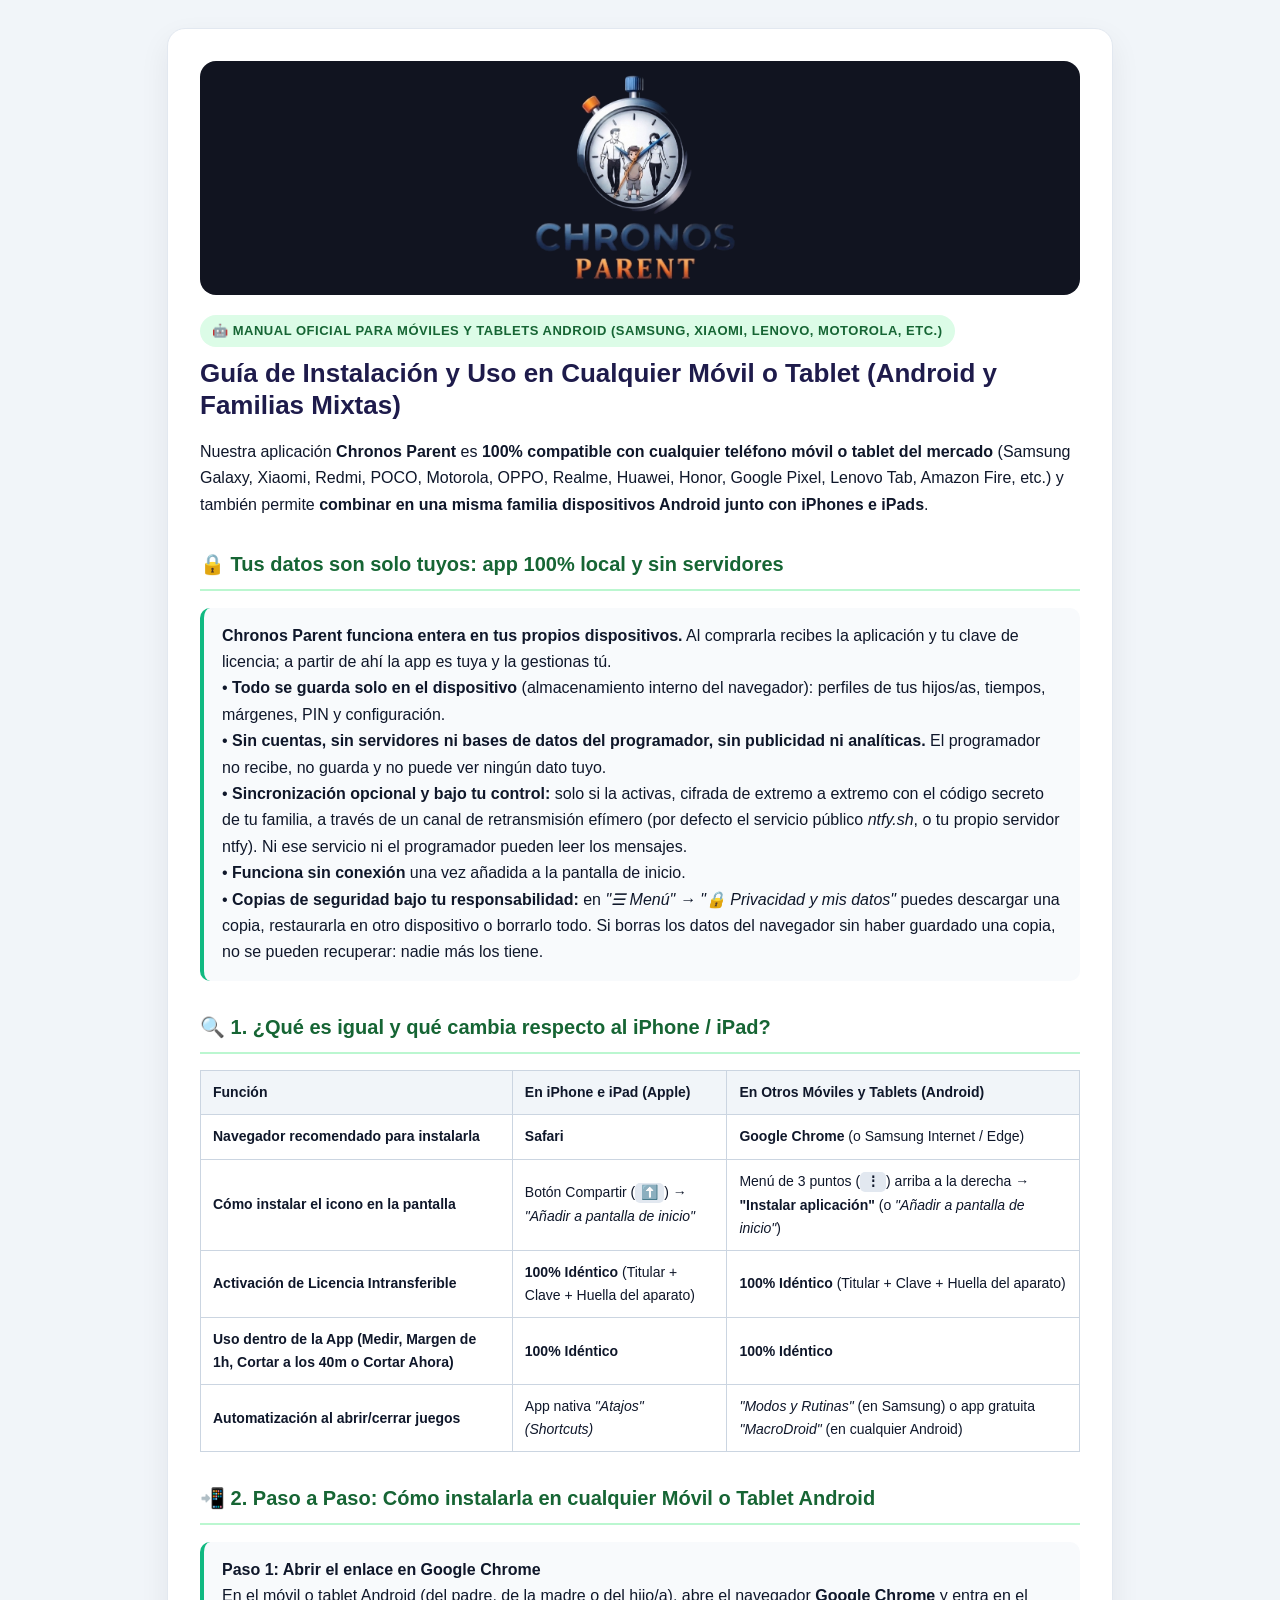
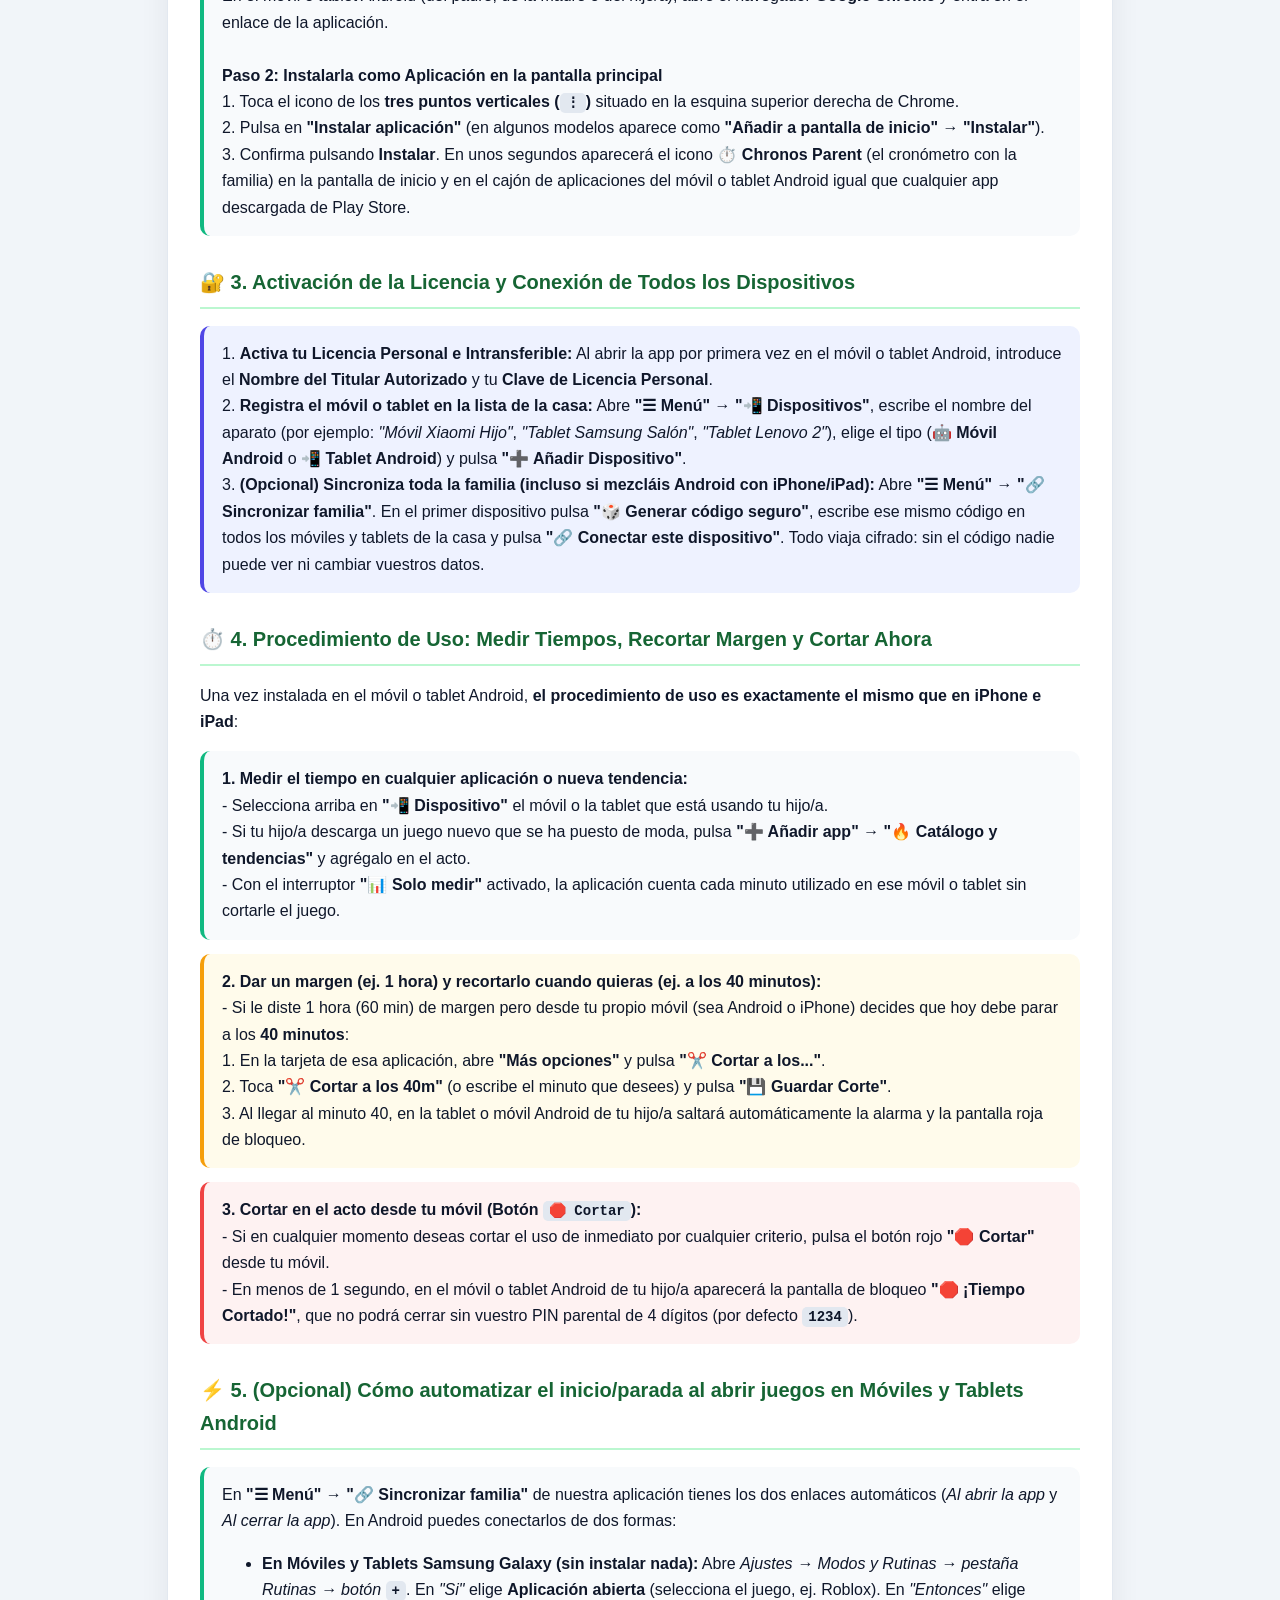
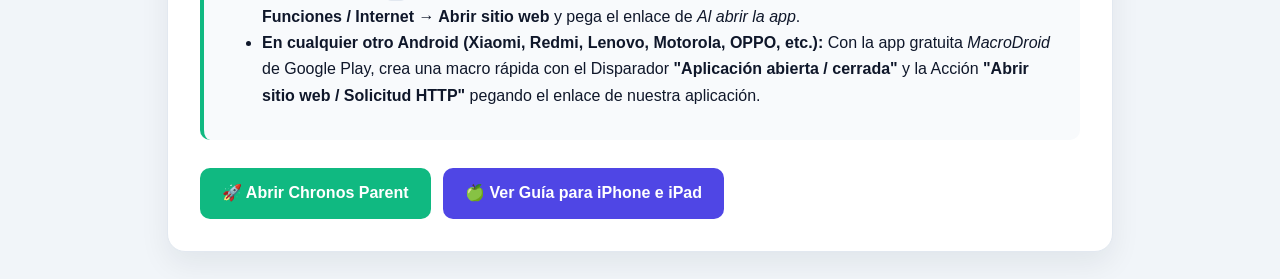
<file: GUIA-ANDROID-MOVILES-Y-TABLETS.html>
<!DOCTYPE html>
<html lang="es">
<head>
  <meta charset="UTF-8" />
  <meta name="viewport" content="width=device-width, initial-scale=1.0" />
  <title>Manual Oficial para Móviles y Tablets Android (y Familias Mixtas) — Chronos Parent</title>
  <style>
    body {
      font-family: -apple-system, BlinkMacSystemFont, 'Segoe UI', Roboto, sans-serif;
      background: #f1f5f9;
      color: #0f172a;
      margin: 0;
      padding: 28px 16px;
      line-height: 1.65;
    }
    .container {
      max-width: 880px;
      margin: 0 auto;
      background: #ffffff;
      border-radius: 18px;
      padding: 32px;
      border: 1px solid #e2e8f0;
      box-shadow: 0 12px 30px rgba(15, 23, 42, 0.07);
    }
    .hero-badge {
      display: inline-block;
      background: #dcfce7;
      color: #166534;
      font-weight: 800;
      font-size: 13px;
      padding: 5px 12px;
      border-radius: 99px;
      text-transform: uppercase;
      letter-spacing: 0.04em;
      margin-bottom: 10px;
    }
    h1 {
      margin-top: 0;
      color: #1e1b4b;
      font-size: 26px;
      line-height: 1.25;
    }
    h2 {
      color: #166534;
      border-bottom: 2px solid #bbf7d0;
      padding-bottom: 8px;
      margin-top: 30px;
      font-size: 20px;
    }
    h3 {
      color: #1e293b;
      margin-top: 18px;
      margin-bottom: 6px;
      font-size: 17px;
    }
    .step-box {
      background: #f8fafc;
      border-left: 4px solid #10b981;
      padding: 15px 18px;
      border-radius: 10px;
      margin: 14px 0;
    }
    .step-box.blue {
      border-left-color: #4f46e5;
      background: #eef2ff;
    }
    .step-box.amber {
      border-left-color: #f59e0b;
      background: #fffbeb;
    }
    .step-box.red {
      border-left-color: #ef4444;
      background: #fef2f2;
    }
    .comparison-table {
      width: 100%;
      border-collapse: collapse;
      margin: 16px 0;
      font-size: 14px;
    }
    .comparison-table th,
    .comparison-table td {
      border: 1px solid #cbd5e1;
      padding: 10px 12px;
      text-align: left;
    }
    .comparison-table th {
      background: #f1f5f9;
      font-weight: 700;
    }
    code {
      background: #e2e8f0;
      padding: 2px 6px;
      border-radius: 5px;
      font-size: 14px;
      font-weight: 600;
    }
    .btn-launch {
      display: inline-block;
      margin-top: 14px;
      background: #10b981;
      color: #fff;
      text-decoration: none;
      padding: 12px 22px;
      border-radius: 10px;
      font-weight: 700;
    }
    .btn-secondary-link {
      display: inline-block;
      margin-top: 14px;
      margin-left: 8px;
      background: #4f46e5;
      color: #fff;
      text-decoration: none;
      padding: 12px 22px;
      border-radius: 10px;
      font-weight: 700;
    }
  </style>
  <link rel="icon" type="image/png" sizes="32x32" href="icons/favicon-32.png" />
  <link rel="apple-touch-icon" href="icons/apple-touch-icon.png" />
</head>
<body>
  <div class="container">
    <div style="background:#111420; border-radius:16px; padding:0.75rem 1rem 0.5rem; margin:0 0 1.25rem; text-align:center;">
      <img src="icons/logo-chronos-parent.png" alt="Chronos Parent" width="621" height="554" style="display:block; width:min(240px, 70%); height:auto; margin:0 auto;" />
    </div>
    <span class="hero-badge">🤖 Manual Oficial para Móviles y Tablets Android (Samsung, Xiaomi, Lenovo, Motorola, etc.)</span>
    <h1>Guía de Instalación y Uso en Cualquier Móvil o Tablet (Android y Familias Mixtas)</h1>
    <p>Nuestra aplicación <strong>Chronos Parent</strong> es <strong>100% compatible con cualquier teléfono móvil o tablet del mercado</strong> (Samsung Galaxy, Xiaomi, Redmi, POCO, Motorola, OPPO, Realme, Huawei, Honor, Google Pixel, Lenovo Tab, Amazon Fire, etc.) y también permite <strong>combinar en una misma familia dispositivos Android junto con iPhones e iPads</strong>.</p>

    <h2>🔒 Tus datos son solo tuyos: app 100% local y sin servidores</h2>
    <div class="step-box green">
      <strong>Chronos Parent funciona entera en tus propios dispositivos.</strong> Al comprarla recibes la aplicación y tu clave de licencia; a partir de ahí la app es tuya y la gestionas tú.<br>
      • <strong>Todo se guarda solo en el dispositivo</strong> (almacenamiento interno del navegador): perfiles de tus hijos/as, tiempos, márgenes, PIN y configuración.<br>
      • <strong>Sin cuentas, sin servidores ni bases de datos del programador, sin publicidad ni analíticas.</strong> El programador no recibe, no guarda y no puede ver ningún dato tuyo.<br>
      • <strong>Sincronización opcional y bajo tu control:</strong> solo si la activas, cifrada de extremo a extremo con el código secreto de tu familia, a través de un canal de retransmisión efímero (por defecto el servicio público <em>ntfy.sh</em>, o tu propio servidor ntfy). Ni ese servicio ni el programador pueden leer los mensajes.<br>
      • <strong>Funciona sin conexión</strong> una vez añadida a la pantalla de inicio.<br>
      • <strong>Copias de seguridad bajo tu responsabilidad:</strong> en <em>"☰ Menú" → "🔒 Privacidad y mis datos"</em> puedes descargar una copia, restaurarla en otro dispositivo o borrarlo todo. Si borras los datos del navegador sin haber guardado una copia, no se pueden recuperar: nadie más los tiene.
    </div>

    <h2>🔍 1. ¿Qué es igual y qué cambia respecto al iPhone / iPad?</h2>
    <table class="comparison-table">
      <thead>
        <tr>
          <th>Función</th>
          <th>En iPhone e iPad (Apple)</th>
          <th>En Otros Móviles y Tablets (Android)</th>
        </tr>
      </thead>
      <tbody>
        <tr>
          <td><strong>Navegador recomendado para instalarla</strong></td>
          <td><strong>Safari</strong></td>
          <td><strong>Google Chrome</strong> (o Samsung Internet / Edge)</td>
        </tr>
        <tr>
          <td><strong>Cómo instalar el icono en la pantalla</strong></td>
          <td>Botón Compartir (<code>⬆️</code>) &rarr; <em>"Añadir a pantalla de inicio"</em></td>
          <td>Menú de 3 puntos (<code>⋮</code>) arriba a la derecha &rarr; <strong>"Instalar aplicación"</strong> (o <em>"Añadir a pantalla de inicio"</em>)</td>
        </tr>
        <tr>
          <td><strong>Activación de Licencia Intransferible</strong></td>
          <td><strong>100% Idéntico</strong> (Titular + Clave + Huella del aparato)</td>
          <td><strong>100% Idéntico</strong> (Titular + Clave + Huella del aparato)</td>
        </tr>
        <tr>
          <td><strong>Uso dentro de la App (Medir, Margen de 1h, Cortar a los 40m o Cortar Ahora)</strong></td>
          <td><strong>100% Idéntico</strong></td>
          <td><strong>100% Idéntico</strong></td>
        </tr>
        <tr>
          <td><strong>Automatización al abrir/cerrar juegos</strong></td>
          <td>App nativa <em>"Atajos" (Shortcuts)</em></td>
          <td><em>"Modos y Rutinas"</em> (en Samsung) o app gratuita <em>"MacroDroid"</em> (en cualquier Android)</td>
        </tr>
      </tbody>
    </table>

    <h2>📲 2. Paso a Paso: Cómo instalarla en cualquier Móvil o Tablet Android</h2>
    <div class="step-box">
      <strong>Paso 1: Abrir el enlace en Google Chrome</strong><br>
      En el móvil o tablet Android (del padre, de la madre o del hijo/a), abre el navegador <strong>Google Chrome</strong> y entra en el enlace de la aplicación.<br><br>
      <strong>Paso 2: Instalarla como Aplicación en la pantalla principal</strong><br>
      1. Toca el icono de los <strong>tres puntos verticales (<code>⋮</code>)</strong> situado en la esquina superior derecha de Chrome.<br>
      2. Pulsa en <strong>"Instalar aplicación"</strong> (en algunos modelos aparece como <strong>"Añadir a pantalla de inicio"</strong> &rarr; <strong>"Instalar"</strong>).<br>
      3. Confirma pulsando <strong>Instalar</strong>. En unos segundos aparecerá el icono <strong>⏱️ Chronos Parent</strong> (el cronómetro con la familia) en la pantalla de inicio y en el cajón de aplicaciones del móvil o tablet Android igual que cualquier app descargada de Play Store.
    </div>

    <h2>🔐 3. Activación de la Licencia y Conexión de Todos los Dispositivos</h2>
    <div class="step-box blue">
      1. <strong>Activa tu Licencia Personal e Intransferible:</strong> Al abrir la app por primera vez en el móvil o tablet Android, introduce el <strong>Nombre del Titular Autorizado</strong> y tu <strong>Clave de Licencia Personal</strong>.<br>
      2. <strong>Registra el móvil o tablet en la lista de la casa:</strong> Abre <strong>"☰ Menú" → "📲 Dispositivos"</strong>, escribe el nombre del aparato (por ejemplo: <em>"Móvil Xiaomi Hijo"</em>, <em>"Tablet Samsung Salón"</em>, <em>"Tablet Lenovo 2"</em>), elige el tipo (<strong>🤖 Móvil Android</strong> o <strong>📲 Tablet Android</strong>) y pulsa <strong>"➕ Añadir Dispositivo"</strong>.<br>
      3. <strong>(Opcional) Sincroniza toda la familia (incluso si mezcláis Android con iPhone/iPad):</strong> Abre <strong>"☰ Menú" → "🔗 Sincronizar familia"</strong>. En el primer dispositivo pulsa <strong>"🎲 Generar código seguro"</strong>, escribe ese mismo código en todos los móviles y tablets de la casa y pulsa <strong>"🔗 Conectar este dispositivo"</strong>. Todo viaja cifrado: sin el código nadie puede ver ni cambiar vuestros datos.
    </div>

    <h2>⏱️ 4. Procedimiento de Uso: Medir Tiempos, Recortar Margen y Cortar Ahora</h2>
    <p>Una vez instalada en el móvil o tablet Android, <strong>el procedimiento de uso es exactamente el mismo que en iPhone e iPad</strong>:</p>

    <div class="step-box">
      <strong>1. Medir el tiempo en cualquier aplicación o nueva tendencia:</strong><br>
      - Selecciona arriba en <strong>"📲 Dispositivo"</strong> el móvil o la tablet que está usando tu hijo/a.<br>
      - Si tu hijo/a descarga un juego nuevo que se ha puesto de moda, pulsa <strong>"➕ Añadir app" → "🔥 Catálogo y tendencias"</strong> y agrégalo en el acto.<br>
      - Con el interruptor <strong>"📊 Solo medir"</strong> activado, la aplicación cuenta cada minuto utilizado en ese móvil o tablet sin cortarle el juego.
    </div>

    <div class="step-box amber">
      <strong>2. Dar un margen (ej. 1 hora) y recortarlo cuando quieras (ej. a los 40 minutos):</strong><br>
      - Si le diste 1 hora (60 min) de margen pero desde tu propio móvil (sea Android o iPhone) decides que hoy debe parar a los <strong>40 minutos</strong>:<br>
      1. En la tarjeta de esa aplicación, abre <strong>"Más opciones"</strong> y pulsa <strong>"✂️ Cortar a los..."</strong>.<br>
      2. Toca <strong>"✂️ Cortar a los 40m"</strong> (o escribe el minuto que desees) y pulsa <strong>"💾 Guardar Corte"</strong>.<br>
      3. Al llegar al minuto 40, en la tablet o móvil Android de tu hijo/a saltará automáticamente la alarma y la pantalla roja de bloqueo.
    </div>

    <div class="step-box red">
      <strong>3. Cortar en el acto desde tu móvil (Botón <code>🛑 Cortar</code>):</strong><br>
      - Si en cualquier momento deseas cortar el uso de inmediato por cualquier criterio, pulsa el botón rojo <strong>"🛑 Cortar"</strong> desde tu móvil.<br>
      - En menos de 1 segundo, en el móvil o tablet Android de tu hijo/a aparecerá la pantalla de bloqueo <strong>"🛑 ¡Tiempo Cortado!"</strong>, que no podrá cerrar sin vuestro PIN parental de 4 dígitos (por defecto <code>1234</code>).
    </div>

    <h2>⚡ 5. (Opcional) Cómo automatizar el inicio/parada al abrir juegos en Móviles y Tablets Android</h2>
    <div class="step-box">
      En <strong>"☰ Menú" → "🔗 Sincronizar familia"</strong> de nuestra aplicación tienes los dos enlaces automáticos (<em>Al abrir la app</em> y <em>Al cerrar la app</em>). En Android puedes conectarlos de dos formas:<br>
      <ul>
        <li><strong>En Móviles y Tablets Samsung Galaxy (sin instalar nada):</strong> Abre <em>Ajustes &rarr; Modos y Rutinas &rarr; pestaña Rutinas &rarr; botón <code>+</code></em>. En <em>"Si"</em> elige <strong>Aplicación abierta</strong> (selecciona el juego, ej. Roblox). En <em>"Entonces"</em> elige <strong>Funciones / Internet &rarr; Abrir sitio web</strong> y pega el enlace de <em>Al abrir la app</em>.</li>
        <li><strong>En cualquier otro Android (Xiaomi, Redmi, Lenovo, Motorola, OPPO, etc.):</strong> Con la app gratuita <em>MacroDroid</em> de Google Play, crea una macro rápida con el Disparador <strong>"Aplicación abierta / cerrada"</strong> y la Acción <strong>"Abrir sitio web / Solicitud HTTP"</strong> pegando el enlace de nuestra aplicación.</li>
      </ul>
    </div>

    <a class="btn-launch" href="index.html">🚀 Abrir Chronos Parent</a>
    <a class="btn-secondary-link" href="GUIA-IPHONE-IPAD-PASO-A-PASO.html">🍏 Ver Guía para iPhone e iPad</a>
  </div>
</body>
</html>
</file>
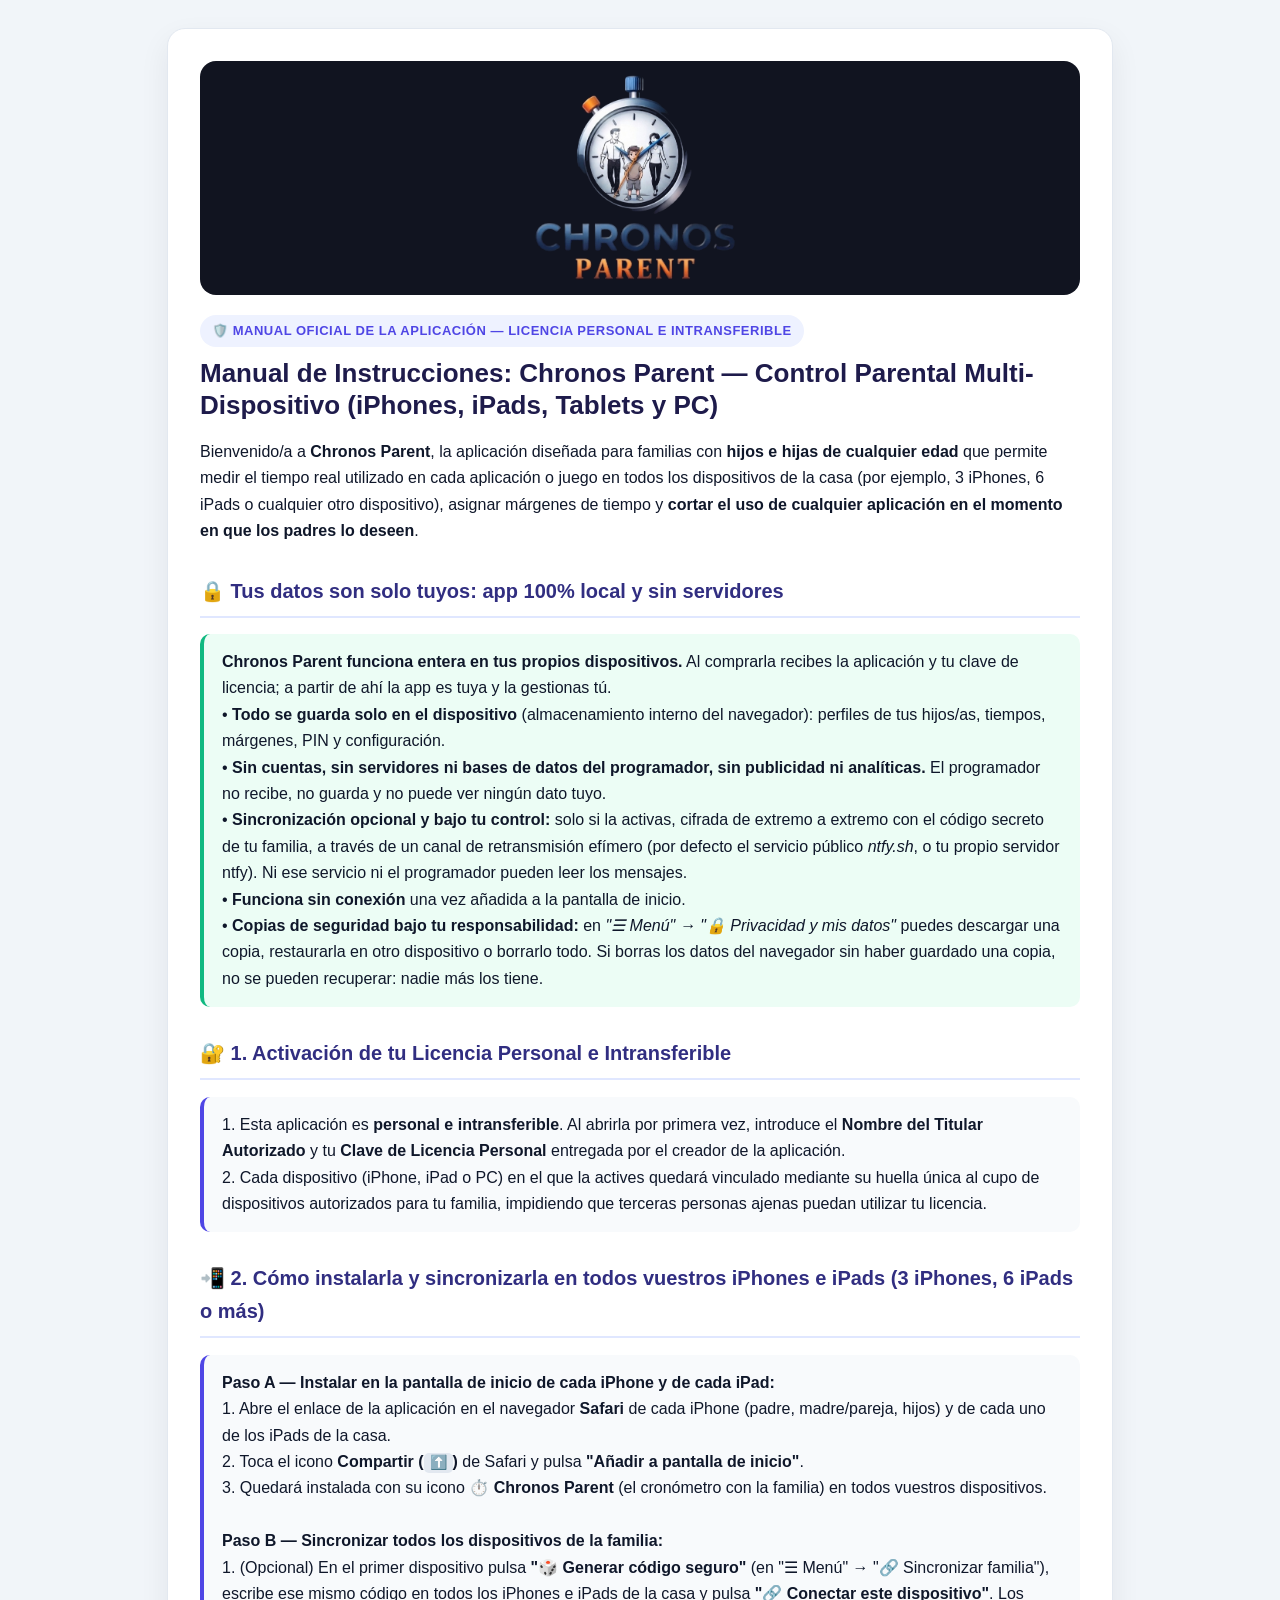
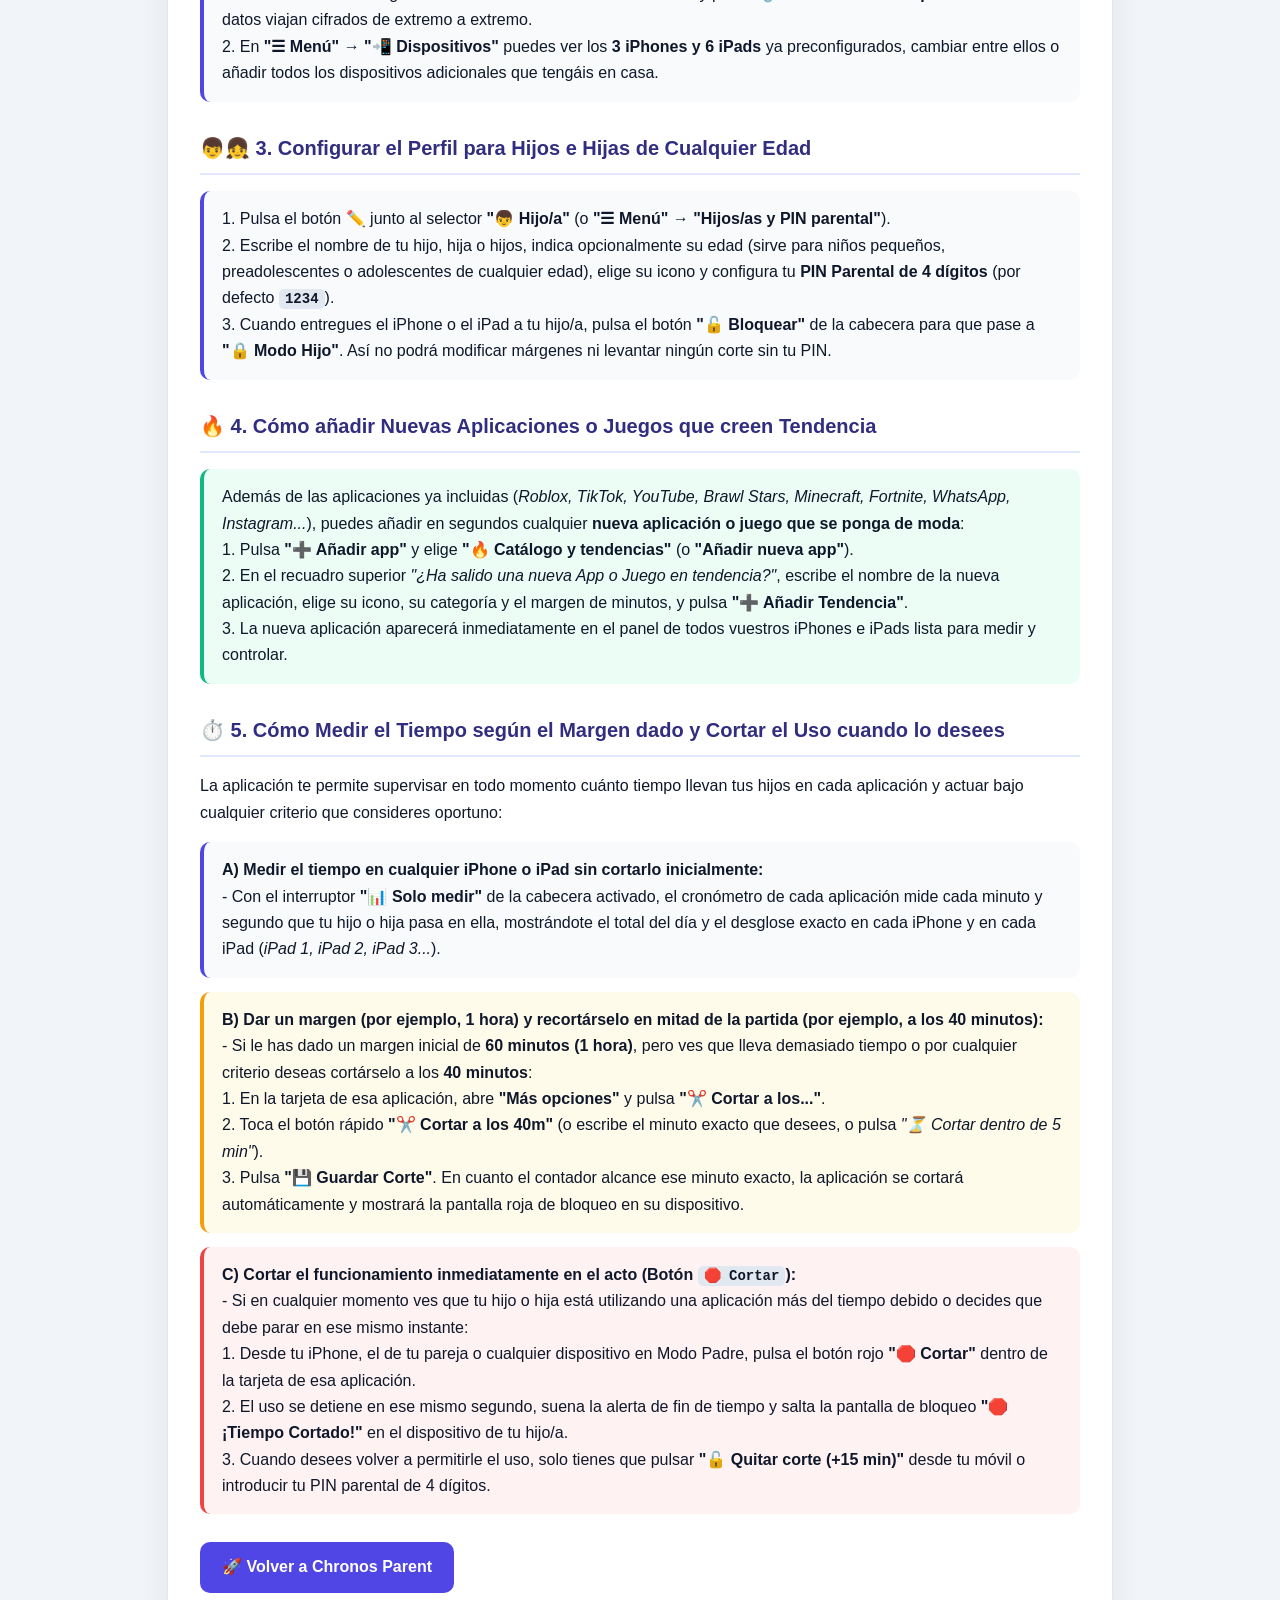
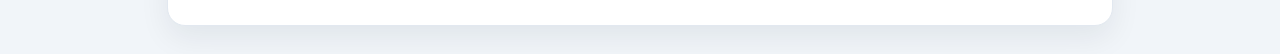
<file: GUIA-INSTALACION-PADRES.html>
<!DOCTYPE html>
<html lang="es">
<head>
  <meta charset="UTF-8" />
  <meta name="viewport" content="width=device-width, initial-scale=1.0" />
  <title>Manual Oficial de Uso — Chronos Parent</title>
  <style>
    body {
      font-family: -apple-system, BlinkMacSystemFont, 'Segoe UI', Roboto, sans-serif;
      background: #f1f5f9;
      color: #0f172a;
      margin: 0;
      padding: 28px 16px;
      line-height: 1.65;
    }
    .container {
      max-width: 880px;
      margin: 0 auto;
      background: #ffffff;
      border-radius: 18px;
      padding: 32px;
      border: 1px solid #e2e8f0;
      box-shadow: 0 12px 30px rgba(15, 23, 42, 0.07);
    }
    .hero-badge {
      display: inline-block;
      background: #eef2ff;
      color: #4f46e5;
      font-weight: 800;
      font-size: 13px;
      padding: 5px 12px;
      border-radius: 99px;
      text-transform: uppercase;
      letter-spacing: 0.04em;
      margin-bottom: 10px;
    }
    h1 {
      margin-top: 0;
      color: #1e1b4b;
      font-size: 26px;
      line-height: 1.25;
    }
    h2 {
      color: #312e81;
      border-bottom: 2px solid #e0e7ff;
      padding-bottom: 8px;
      margin-top: 30px;
      font-size: 20px;
    }
    .step-box {
      background: #f8fafc;
      border-left: 4px solid #4f46e5;
      padding: 15px 18px;
      border-radius: 10px;
      margin: 14px 0;
    }
    .step-box.green {
      border-left-color: #10b981;
      background: #ecfdf5;
    }
    .step-box.amber {
      border-left-color: #f59e0b;
      background: #fffbeb;
    }
    .step-box.red {
      border-left-color: #ef4444;
      background: #fef2f2;
    }
    code {
      background: #e2e8f0;
      padding: 2px 6px;
      border-radius: 5px;
      font-size: 14px;
      font-weight: 600;
    }
    .btn-launch {
      display: inline-block;
      margin-top: 14px;
      background: #4f46e5;
      color: #fff;
      text-decoration: none;
      padding: 12px 22px;
      border-radius: 10px;
      font-weight: 700;
    }
  </style>
  <link rel="icon" type="image/png" sizes="32x32" href="icons/favicon-32.png" />
  <link rel="apple-touch-icon" href="icons/apple-touch-icon.png" />
</head>
<body>
  <div class="container">
    <div style="background:#111420; border-radius:16px; padding:0.75rem 1rem 0.5rem; margin:0 0 1.25rem; text-align:center;">
      <img src="icons/logo-chronos-parent.png" alt="Chronos Parent" width="621" height="554" style="display:block; width:min(240px, 70%); height:auto; margin:0 auto;" />
    </div>
    <span class="hero-badge">🛡️ Manual Oficial de la Aplicación — Licencia Personal e Intransferible</span>
    <h1>Manual de Instrucciones: Chronos Parent — Control Parental Multi-Dispositivo (iPhones, iPads, Tablets y PC)</h1>
    <p>Bienvenido/a a <strong>Chronos Parent</strong>, la aplicación diseñada para familias con <strong>hijos e hijas de cualquier edad</strong> que permite medir el tiempo real utilizado en cada aplicación o juego en todos los dispositivos de la casa (por ejemplo, 3 iPhones, 6 iPads o cualquier otro dispositivo), asignar márgenes de tiempo y <strong>cortar el uso de cualquier aplicación en el momento en que los padres lo deseen</strong>.</p>

    <h2>🔒 Tus datos son solo tuyos: app 100% local y sin servidores</h2>
    <div class="step-box green">
      <strong>Chronos Parent funciona entera en tus propios dispositivos.</strong> Al comprarla recibes la aplicación y tu clave de licencia; a partir de ahí la app es tuya y la gestionas tú.<br>
      • <strong>Todo se guarda solo en el dispositivo</strong> (almacenamiento interno del navegador): perfiles de tus hijos/as, tiempos, márgenes, PIN y configuración.<br>
      • <strong>Sin cuentas, sin servidores ni bases de datos del programador, sin publicidad ni analíticas.</strong> El programador no recibe, no guarda y no puede ver ningún dato tuyo.<br>
      • <strong>Sincronización opcional y bajo tu control:</strong> solo si la activas, cifrada de extremo a extremo con el código secreto de tu familia, a través de un canal de retransmisión efímero (por defecto el servicio público <em>ntfy.sh</em>, o tu propio servidor ntfy). Ni ese servicio ni el programador pueden leer los mensajes.<br>
      • <strong>Funciona sin conexión</strong> una vez añadida a la pantalla de inicio.<br>
      • <strong>Copias de seguridad bajo tu responsabilidad:</strong> en <em>"☰ Menú" → "🔒 Privacidad y mis datos"</em> puedes descargar una copia, restaurarla en otro dispositivo o borrarlo todo. Si borras los datos del navegador sin haber guardado una copia, no se pueden recuperar: nadie más los tiene.
    </div>

    <h2>🔐 1. Activación de tu Licencia Personal e Intransferible</h2>
    <div class="step-box">
      1. Esta aplicación es <strong>personal e intransferible</strong>. Al abrirla por primera vez, introduce el <strong>Nombre del Titular Autorizado</strong> y tu <strong>Clave de Licencia Personal</strong> entregada por el creador de la aplicación.<br>
      2. Cada dispositivo (iPhone, iPad o PC) en el que la actives quedará vinculado mediante su huella única al cupo de dispositivos autorizados para tu familia, impidiendo que terceras personas ajenas puedan utilizar tu licencia.
    </div>

    <h2>📲 2. Cómo instalarla y sincronizarla en todos vuestros iPhones e iPads (3 iPhones, 6 iPads o más)</h2>
    <div class="step-box">
      <strong>Paso A — Instalar en la pantalla de inicio de cada iPhone y de cada iPad:</strong><br>
      1. Abre el enlace de la aplicación en el navegador <strong>Safari</strong> de cada iPhone (padre, madre/pareja, hijos) y de cada uno de los iPads de la casa.<br>
      2. Toca el icono <strong>Compartir (<code>⬆️</code>)</strong> de Safari y pulsa <strong>"Añadir a pantalla de inicio"</strong>.<br>
      3. Quedará instalada con su icono <strong>⏱️ Chronos Parent</strong> (el cronómetro con la familia) en todos vuestros dispositivos.<br><br>
      <strong>Paso B — Sincronizar todos los dispositivos de la familia:</strong><br>
      1. (Opcional) En el primer dispositivo pulsa <strong>"🎲 Generar código seguro"</strong> (en "☰ Menú" → "🔗 Sincronizar familia"), escribe ese mismo código en todos los iPhones e iPads de la casa y pulsa <strong>"🔗 Conectar este dispositivo"</strong>. Los datos viajan cifrados de extremo a extremo.<br>
      2. En <strong>"☰ Menú" → "📲 Dispositivos"</strong> puedes ver los <strong>3 iPhones y 6 iPads</strong> ya preconfigurados, cambiar entre ellos o añadir todos los dispositivos adicionales que tengáis en casa.
    </div>

    <h2>👦👧 3. Configurar el Perfil para Hijos e Hijas de Cualquier Edad</h2>
    <div class="step-box">
      1. Pulsa el botón <strong>✏️</strong> junto al selector <strong>"👦 Hijo/a"</strong> (o <strong>"☰ Menú" → "Hijos/as y PIN parental"</strong>).<br>
      2. Escribe el nombre de tu hijo, hija o hijos, indica opcionalmente su edad (sirve para niños pequeños, preadolescentes o adolescentes de cualquier edad), elige su icono y configura tu <strong>PIN Parental de 4 dígitos</strong> (por defecto <code>1234</code>).<br>
      3. Cuando entregues el iPhone o el iPad a tu hijo/a, pulsa el botón <strong>"🔓 Bloquear"</strong> de la cabecera para que pase a <strong>"🔒 Modo Hijo"</strong>. Así no podrá modificar márgenes ni levantar ningún corte sin tu PIN.
    </div>

    <h2>🔥 4. Cómo añadir Nuevas Aplicaciones o Juegos que creen Tendencia</h2>
    <div class="step-box green">
      Además de las aplicaciones ya incluidas (<em>Roblox, TikTok, YouTube, Brawl Stars, Minecraft, Fortnite, WhatsApp, Instagram...</em>), puedes añadir en segundos cualquier <strong>nueva aplicación o juego que se ponga de moda</strong>:<br>
      1. Pulsa <strong>"➕ Añadir app"</strong> y elige <strong>"🔥 Catálogo y tendencias"</strong> (o <strong>"Añadir nueva app"</strong>).<br>
      2. En el recuadro superior <em>"¿Ha salido una nueva App o Juego en tendencia?"</em>, escribe el nombre de la nueva aplicación, elige su icono, su categoría y el margen de minutos, y pulsa <strong>"➕ Añadir Tendencia"</strong>.<br>
      3. La nueva aplicación aparecerá inmediatamente en el panel de todos vuestros iPhones e iPads lista para medir y controlar.
    </div>

    <h2>⏱️ 5. Cómo Medir el Tiempo según el Margen dado y Cortar el Uso cuando lo desees</h2>
    <p>La aplicación te permite supervisar en todo momento cuánto tiempo llevan tus hijos en cada aplicación y actuar bajo cualquier criterio que consideres oportuno:</p>

    <div class="step-box">
      <strong>A) Medir el tiempo en cualquier iPhone o iPad sin cortarlo inicialmente:</strong><br>
      - Con el interruptor <strong>"📊 Solo medir"</strong> de la cabecera activado, el cronómetro de cada aplicación mide cada minuto y segundo que tu hijo o hija pasa en ella, mostrándote el total del día y el desglose exacto en cada iPhone y en cada iPad (<em>iPad 1, iPad 2, iPad 3...</em>).
    </div>

    <div class="step-box amber">
      <strong>B) Dar un margen (por ejemplo, 1 hora) y recortárselo en mitad de la partida (por ejemplo, a los 40 minutos):</strong><br>
      - Si le has dado un margen inicial de <strong>60 minutos (1 hora)</strong>, pero ves que lleva demasiado tiempo o por cualquier criterio deseas cortárselo a los <strong>40 minutos</strong>:<br>
      1. En la tarjeta de esa aplicación, abre <strong>"Más opciones"</strong> y pulsa <strong>"✂️ Cortar a los..."</strong>.<br>
      2. Toca el botón rápido <strong>"✂️ Cortar a los 40m"</strong> (o escribe el minuto exacto que desees, o pulsa <em>"⏳ Cortar dentro de 5 min"</em>).<br>
      3. Pulsa <strong>"💾 Guardar Corte"</strong>. En cuanto el contador alcance ese minuto exacto, la aplicación se cortará automáticamente y mostrará la pantalla roja de bloqueo en su dispositivo.
    </div>

    <div class="step-box red">
      <strong>C) Cortar el funcionamiento inmediatamente en el acto (Botón <code>🛑 Cortar</code>):</strong><br>
      - Si en cualquier momento ves que tu hijo o hija está utilizando una aplicación más del tiempo debido o decides que debe parar en ese mismo instante:<br>
      1. Desde tu iPhone, el de tu pareja o cualquier dispositivo en Modo Padre, pulsa el botón rojo <strong>"🛑 Cortar"</strong> dentro de la tarjeta de esa aplicación.<br>
      2. El uso se detiene en ese mismo segundo, suena la alerta de fin de tiempo y salta la pantalla de bloqueo <strong>"🛑 ¡Tiempo Cortado!"</strong> en el dispositivo de tu hijo/a.<br>
      3. Cuando desees volver a permitirle el uso, solo tienes que pulsar <strong>"🔓 Quitar corte (+15 min)"</strong> desde tu móvil o introducir tu PIN parental de 4 dígitos.
    </div>

    <a class="btn-launch" href="index.html">🚀 Volver a Chronos Parent</a>
  </div>
</body>
</html>
</file>
<file: styles.css>
:root {
  --bg-page: #f1f5f9;
  --bg-card: #ffffff;
  --bg-subtle: #f8fafc;
  --text-main: #0f172a;
  --text-secondary: #475569;
  --text-muted: #94a3b8;
  --primary: #4f46e5;
  --primary-hover: #4338ca;
  --primary-light: #eef2ff;
  --success: #10b981;
  --success-light: #d1fae5;
  --warning: #f59e0b;
  --warning-light: #fef3c7;
  --danger: #ef4444;
  --danger-light: #fee2e2;
  --border: #e2e8f0;
  --shadow-sm: 0 1px 3px rgba(15, 23, 42, 0.06);
  --shadow-md: 0 4px 12px rgba(15, 23, 42, 0.08);
  --shadow-lg: 0 12px 28px rgba(15, 23, 42, 0.14);
  --radius-md: 12px;
  --radius-lg: 16px;
}

* {
  box-sizing: border-box;
  margin: 0;
  padding: 0;
}

body {
  /* Fuentes del propio sistema: sin descargas externas */
  font-family: system-ui, -apple-system, BlinkMacSystemFont, 'Segoe UI', Roboto, 'Helvetica Neue', Arial, sans-serif;
  background-color: var(--bg-page);
  color: var(--text-main);
  line-height: 1.5;
  padding-bottom: 3rem;
}

.hidden {
  display: none !important;
}

/* Alerta superior cuando se agota el tiempo */
.alarm-banner {
  position: sticky;
  top: 0;
  z-index: 100;
  background: linear-gradient(90deg, #dc2626, #b91c1c);
  color: #fff;
  padding: 0.9rem 1.5rem;
  display: flex;
  align-items: center;
  justify-content: space-between;
  gap: 1rem;
  box-shadow: var(--shadow-lg);
  animation: pulseBanner 1.8s infinite ease-in-out;
}

@keyframes pulseBanner {
  0%, 100% { filter: brightness(1); }
  50% { filter: brightness(1.12); }
}

.alarm-content {
  display: flex;
  align-items: center;
  gap: 0.85rem;
}

.alarm-icon {
  font-size: 1.75rem;
}

.alarm-content strong {
  display: block;
  font-size: 1rem;
}

.alarm-content p {
  font-size: 0.85rem;
  opacity: 0.92;
}

.alarm-actions {
  display: flex;
  gap: 0.5rem;
}

/* Contenedor Principal */
.app-container {
  max-width: 1240px;
  margin: 0 auto;
  padding: 1.5rem 1.25rem;
}

.brand {
  display: flex;
  align-items: center;
  gap: 0.9rem;
}

.brand-logo {
  width: 48px;
  height: 48px;
  border-radius: 12px;
  background: var(--primary-light);
  display: flex;
  align-items: center;
  justify-content: center;
  font-size: 1.65rem;
}

.brand h1 {
  font-size: 1.35rem;
  font-weight: 800;
  letter-spacing: -0.02em;
}

.subtitle {
  font-size: 0.85rem;
  color: var(--text-secondary);
}

/* Botones */
.btn {
  display: inline-flex;
  align-items: center;
  justify-content: center;
  gap: 0.45rem;
  padding: 0.6rem 1.05rem;
  font-size: 0.88rem;
  font-weight: 600;
  border-radius: 10px;
  border: 1px solid transparent;
  cursor: pointer;
  transition: all 0.15s ease;
  font-family: inherit;
}

.btn-sm {
  padding: 0.4rem 0.75rem;
  font-size: 0.8rem;
  border-radius: 8px;
}

.btn-primary {
  background: var(--primary);
  color: #fff;
}

.btn-primary:hover {
  background: var(--primary-hover);
}

.btn-secondary {
  background: var(--primary-light);
  color: var(--primary);
  border-color: #c7d2fe;
}

.btn-secondary:hover {
  background: #e0e7ff;
}

.btn-outline {
  background: var(--bg-card);
  border-color: var(--border);
  color: var(--text-main);
}

.btn-outline:hover {
  background: var(--bg-subtle);
  border-color: #cbd5e1;
}

.btn-outline.locked {
  background: var(--warning-light);
  border-color: var(--warning);
  color: #92400e;
}

.btn-ghost {
  background: transparent;
  color: var(--text-secondary);
}

.btn-ghost:hover {
  background: var(--bg-subtle);
  color: var(--text-main);
}

.btn-light {
  background: #ffffff;
  color: #dc2626;
}

.btn-danger {
  background: #7f1d1d;
  color: #ffffff;
}

.btn-icon {
  background: var(--bg-subtle);
  border: 1px solid var(--border);
  width: 36px;
  height: 36px;
  border-radius: 9px;
  cursor: pointer;
  font-size: 1rem;
  display: inline-flex;
  align-items: center;
  justify-content: center;
  transition: all 0.15s;
}

.btn-icon:hover {
  background: var(--primary-light);
  border-color: var(--primary);
}

.btn-link {
  background: none;
  border: none;
  color: var(--primary);
  font-size: 0.82rem;
  font-weight: 600;
  cursor: pointer;
}

.btn-link:hover {
  text-decoration: underline;
}

.summary-header {
  display: flex;
  justify-content: space-between;
  align-items: flex-start;
  margin-bottom: 1rem;
}

.badge-tag {
  display: inline-block;
  font-size: 0.72rem;
  font-weight: 700;
  text-transform: uppercase;
  letter-spacing: 0.05em;
  color: var(--primary);
  background: var(--primary-light);
  padding: 0.2rem 0.55rem;
  border-radius: 6px;
  margin-bottom: 0.25rem;
}

.summary-header h2 {
  font-size: 1.15rem;
  font-weight: 700;
}

.metric-label {
  font-size: 0.76rem;
  color: var(--text-secondary);
}

/* Barras de progreso */
.progress-track {
  width: 100%;
  height: 8px;
  background: #e2e8f0;
  border-radius: 999px;
  overflow: hidden;
}

.progress-track.lg {
  height: 12px;
  margin-bottom: 1rem;
}

.progress-fill {
  height: 100%;
  background: var(--success);
  border-radius: 999px;
  transition: width 0.35s ease, background-color 0.25s ease;
}

.progress-fill.warn {
  background: var(--warning);
}

.progress-fill.danger {
  background: var(--danger);
}

.summary-footer {
  display: flex;
  align-items: center;
  justify-content: space-between;
  flex-wrap: wrap;
  gap: 0.5rem;
}

.status-pill {
  font-size: 0.8rem;
  font-weight: 600;
  color: var(--text-secondary);
  background: var(--bg-subtle);
  padding: 0.3rem 0.7rem;
  border-radius: 999px;
  border: 1px solid var(--border);
}

.status-pill.running {
  background: var(--success-light);
  color: #065f46;
  border-color: #6ee7b7;
}

/* Categorías en resumen */
.category-bars {
  display: flex;
  flex-direction: column;
  gap: 0.75rem;
}

.cat-row {
  display: flex;
  flex-direction: column;
  gap: 0.3rem;
}

.cat-row-top {
  display: flex;
  justify-content: space-between;
  font-size: 0.84rem;
}

.cat-row-top strong {
  font-weight: 600;
}

.cat-row-time {
  color: var(--text-secondary);
  font-size: 0.8rem;
  font-variant-numeric: tabular-nums;
}

/* Barra de filtros */
.toolbar {
  display: flex;
  align-items: center;
  justify-content: space-between;
  flex-wrap: wrap;
  gap: 1rem;
  margin-bottom: 1.25rem;
}

.category-tabs {
  display: flex;
  gap: 0.45rem;
  flex-wrap: wrap;
}

.tab-btn {
  padding: 0.5rem 0.9rem;
  border-radius: 999px;
  border: 1px solid var(--border);
  background: var(--bg-card);
  color: var(--text-secondary);
  font-size: 0.83rem;
  font-weight: 600;
  cursor: pointer;
  transition: all 0.15s;
}

.tab-btn:hover {
  border-color: var(--primary);
  color: var(--primary);
}

.tab-btn.active {
  background: var(--primary);
  color: #fff;
  border-color: var(--primary);
}

.search-box {
  display: flex;
  align-items: center;
  gap: 0.5rem;
  background: var(--bg-card);
  border: 1px solid var(--border);
  padding: 0.45rem 0.85rem;
  border-radius: 999px;
  min-width: 250px;
}

.search-box input {
  border: none;
  outline: none;
  width: 100%;
  font-size: 0.88rem;
  font-family: inherit;
  background: transparent;
}

/* Cuadrícula de Aplicaciones */
.apps-grid {
  display: grid;
  grid-template-columns: repeat(auto-fill, minmax(325px, 1fr));
  gap: 1.15rem;
}

.app-card {
  background: var(--bg-card);
  border-radius: var(--radius-lg);
  border: 1px solid var(--border);
  padding: 1.25rem;
  box-shadow: var(--shadow-sm);
  display: flex;
  flex-direction: column;
  gap: 0.9rem;
  transition: transform 0.15s ease, box-shadow 0.15s ease, border-color 0.15s ease;
  position: relative;
}

.app-card:hover {
  box-shadow: var(--shadow-md);
}

.app-card-header {
  display: flex;
  align-items: flex-start;
  justify-content: space-between;
  gap: 0.75rem;
}

.app-identity {
  display: flex;
  align-items: center;
  gap: 0.8rem;
}

.app-icon-box {
  width: 48px;
  height: 48px;
  border-radius: 12px;
  display: flex;
  align-items: center;
  justify-content: center;
  font-size: 1.55rem;
  color: #fff;
  flex-shrink: 0;
}

.app-title-group h3 {
  font-size: 1.05rem;
  font-weight: 700;
  line-height: 1.25;
}

.app-category-label {
  font-size: 0.75rem;
  color: var(--text-secondary);
}

.app-status-badge {
  font-size: 0.72rem;
  font-weight: 700;
  padding: 0.25rem 0.6rem;
  border-radius: 999px;
  white-space: nowrap;
}

.badge-available {
  background: var(--success-light);
  color: #065f46;
}

.badge-free {
  background: #e0f2fe;
  color: #0369a1;
}

.badge-running {
  background: #10b981;
  color: #ffffff;
  animation: blinkBadge 1.5s infinite;
}

@keyframes blinkBadge {
  0%, 100% { opacity: 1; }
  50% { opacity: 0.75; }
}

.badge-warning {
  background: var(--warning-light);
  color: #92400e;
}

.badge-blocked {
  background: var(--danger-light);
  color: #991b1b;
}

.timer-digits {
  font-size: 1.5rem;
  font-weight: 800;
  font-variant-numeric: tabular-nums;
  letter-spacing: -0.02em;
}

.timer-digits.expired {
  color: var(--danger);
}

.app-notes {
  font-size: 0.78rem;
  color: var(--text-secondary);
  background: #f8fafc;
  padding: 0.4rem 0.65rem;
  border-left: 3px solid var(--primary);
  border-radius: 4px;
}

/* Modales */
.modal-backdrop {
  position: fixed;
  inset: 0;
  background: rgba(15, 23, 42, 0.55);
  backdrop-filter: blur(3px);
  display: flex;
  align-items: center;
  justify-content: center;
  padding: 1rem;
  z-index: 200;
}

.modal-card {
  background: var(--bg-card);
  border-radius: var(--radius-lg);
  width: 100%;
  max-width: 540px;
  padding: 1.5rem;
  box-shadow: var(--shadow-lg);
  max-height: 92vh;
  overflow-y: auto;
}

.modal-card.modal-lg {
  max-width: 780px;
}

.modal-card.modal-sm {
  max-width: 380px;
}

.modal-header {
  display: flex;
  align-items: flex-start;
  justify-content: space-between;
  gap: 1rem;
  margin-bottom: 1.15rem;
}

.modal-header h3 {
  font-size: 1.15rem;
  font-weight: 700;
}

.modal-close {
  background: none;
  border: none;
  font-size: 1.15rem;
  color: var(--text-secondary);
  cursor: pointer;
}

/* Lista del Catálogo de Apps */
.catalog-list {
  display: grid;
  grid-template-columns: repeat(auto-fill, minmax(330px, 1fr));
  gap: 0.75rem;
  max-height: 60vh;
  overflow-y: auto;
  padding: 0.25rem;
}

.catalog-item {
  display: flex;
  align-items: center;
  justify-content: space-between;
  gap: 0.75rem;
  padding: 0.75rem 0.9rem;
  border: 1px solid var(--border);
  border-radius: 12px;
  background: var(--bg-subtle);
}

.catalog-item.in-panel {
  background: #ffffff;
  border-color: #cbd5e1;
}

.catalog-item-info {
  display: flex;
  align-items: center;
  gap: 0.65rem;
}

.catalog-icon {
  width: 38px;
  height: 38px;
  border-radius: 10px;
  display: flex;
  align-items: center;
  justify-content: center;
  font-size: 1.25rem;
  color: #fff;
  flex-shrink: 0;
}

.catalog-name {
  font-size: 0.9rem;
  font-weight: 700;
  display: block;
}

.catalog-cat {
  font-size: 0.72rem;
  color: var(--text-secondary);
}

.catalog-actions {
  display: flex;
  gap: 0.35rem;
}

.cat-choice-btn {
  padding: 0.35rem 0.6rem;
  font-size: 0.73rem;
  font-weight: 700;
  border-radius: 7px;
  border: 1px solid var(--border);
  background: #fff;
  cursor: pointer;
  transition: all 0.15s;
}

.cat-choice-btn.active-controlled {
  background: var(--primary);
  color: #fff;
  border-color: var(--primary);
}

.cat-choice-btn.active-free {
  background: var(--success);
  color: #fff;
  border-color: var(--success);
}

.cat-choice-btn.active-hidden {
  background: #e2e8f0;
  color: var(--text-secondary);
}

/* Radio selector en formulario */
.control-mode-selector {
  display: grid;
  grid-template-columns: 1fr 1fr;
  gap: 0.65rem;
}

.mode-option {
  display: flex;
  align-items: flex-start;
  gap: 0.55rem;
  padding: 0.7rem;
  border: 1px solid var(--border);
  border-radius: 10px;
  cursor: pointer;
  background: var(--bg-subtle);
}

.mode-option strong {
  display: block;
  font-size: 0.84rem;
}

.mode-option span {
  font-size: 0.73rem;
  color: var(--text-secondary);
  font-weight: 400;
}

.form-group {
  margin-bottom: 1rem;
  display: flex;
  flex-direction: column;
  gap: 0.35rem;
}

.form-row {
  display: flex;
  gap: 0.85rem;
}

.flex-1 {
  flex: 1;
}

label {
  font-size: 0.82rem;
  font-weight: 600;
  color: var(--text-main);
}

input[type="text"],
input[type="number"],
input[type="password"],
select {
  padding: 0.6rem 0.8rem;
  border: 1px solid var(--border);
  border-radius: 9px;
  font-size: 0.92rem;
  font-family: inherit;
  outline: none;
}

input:focus,
select:focus {
  border-color: var(--primary);
  box-shadow: 0 0 0 3px rgba(79, 70, 229, 0.12);
}

input[type="color"] {
  width: 100%;
  height: 40px;
  border: 1px solid var(--border);
  border-radius: 9px;
  padding: 2px;
  cursor: pointer;
}

.preset-chips {
  display: flex;
  flex-wrap: wrap;
  gap: 0.4rem;
}

.chip {
  background: var(--bg-subtle);
  border: 1px solid var(--border);
  border-radius: 999px;
  padding: 0.3rem 0.65rem;
  font-size: 0.78rem;
  font-weight: 600;
  cursor: pointer;
  transition: all 0.15s;
}

.chip:hover {
  background: var(--primary-light);
  border-color: var(--primary);
  color: var(--primary);
}

.limit-input-group {
  display: flex;
  flex-direction: column;
  gap: 0.5rem;
}

.quick-time-btns {
  display: flex;
  gap: 0.4rem;
  flex-wrap: wrap;
}

.btn-pill {
  background: var(--bg-subtle);
  border: 1px solid var(--border);
  border-radius: 6px;
  padding: 0.28rem 0.6rem;
  font-size: 0.78rem;
  font-weight: 600;
  cursor: pointer;
}

.btn-pill:hover {
  background: var(--primary-light);
  color: var(--primary);
  border-color: var(--primary);
}

.avatar-picker {
  display: flex;
  gap: 0.5rem;
}

.avatar-opt {
  width: 44px;
  height: 44px;
  font-size: 1.4rem;
  border-radius: 10px;
  border: 2px solid var(--border);
  background: var(--bg-subtle);
  cursor: pointer;
}

.avatar-opt.selected {
  border-color: var(--primary);
  background: var(--primary-light);
}

.pin-display-input {
  text-align: center;
  font-size: 1.5rem !important;
  letter-spacing: 0.35em;
}

.error-text {
  color: var(--danger);
  font-size: 0.8rem;
  font-weight: 600;
}

.help-text {
  font-size: 0.75rem;
  color: var(--text-secondary);
}

.divider {
  border: none;
  border-top: 1px solid var(--border);
  margin: 0.85rem 0;
}

.section-desc {
  font-size: 0.85rem;
  color: var(--text-secondary);
  margin-bottom: 0.75rem;
}

.modal-actions {
  display: flex;
  justify-content: flex-end;
  gap: 0.65rem;
  margin-top: 1.25rem;
}

.device-breakdown-pills {
  display: flex;
  gap: 0.5rem;
  margin-top: 0.25rem;
  flex-wrap: wrap;
}

.dev-pill {
  background: #ffffff;
  border: 1px solid var(--border);
  border-radius: 7px;
  padding: 0.22rem 0.55rem;
  font-size: 0.78rem;
  color: var(--text-main);
}

.shortcut-urls-box {
  display: flex;
  flex-direction: column;
  gap: 0.45rem;
  margin-top: 0.5rem;
  background: var(--bg-subtle);
  padding: 0.75rem;
  border-radius: 10px;
  border: 1px solid var(--border);
}

.shortcut-url-item {
  display: flex;
  flex-direction: column;
  gap: 0.2rem;
  font-size: 0.78rem;
}

.shortcut-url-item input {
  font-family: monospace;
  font-size: 0.75rem;
  background: #ffffff;
}

.ios-native-callout {
  background: #eef2ff;
  border: 1px solid #c7d2fe;
  border-radius: 12px;
  padding: 0.9rem 1rem;
  font-size: 0.83rem;
  color: #1e1b4b;
}

.ios-native-callout p {
  margin-top: 0.3rem;
  color: #312e81;
}

.license-device-id-box {
  background: var(--bg-subtle);
  border: 1px dashed var(--border);
  border-radius: 8px;
  padding: 0.5rem 0.75rem;
  font-size: 0.78rem;
  color: var(--text-secondary);
  text-align: center;
}

/* =====================================================================
   INTERFAZ v2 — Cabecera con menús, barra de contexto, paneles plegables
   y tarjetas compactas con semáforo (verde / ámbar 75% / rojo corte)
   ===================================================================== */

:root {
  --tap: 44px; /* tamaño mínimo cómodo para el dedo */
}

/* ---------- Cabecera ---------- */
.top-header {
  background: var(--bg-card);
  border: 1px solid var(--border);
  border-radius: var(--radius-lg);
  box-shadow: var(--shadow-sm);
  padding: 1rem 1.25rem;
  margin-bottom: 1.25rem;
  display: flex;
  flex-direction: column;
  gap: 0.9rem;
  position: relative;
  z-index: 20;
}

.header-row {
  display: flex;
  align-items: center;
  justify-content: space-between;
  gap: 0.75rem;
}

.brand { min-width: 0; }

.brand-text {
  display: flex;
  flex-direction: column;
  gap: 0.15rem;
  min-width: 0;
}

.license-chip {
  display: inline-block;
  max-width: 100%;
  font-size: 0.74rem;
  font-weight: 600;
  color: var(--text-secondary);
  white-space: nowrap;
  overflow: hidden;
  text-overflow: ellipsis;
}

.header-actions {
  display: flex;
  align-items: center;
  gap: 0.5rem;
  flex-shrink: 0;
}

.header-actions .btn {
  min-height: var(--tap);
}

.btn-lock.locked {
  background: var(--warning-light);
  border-color: var(--warning);
  color: #92400e;
}

/* ---------- Menús desplegables ---------- */
.dropdown {
  position: relative;
}

.caret {
  font-size: 0.75rem;
  opacity: 0.8;
  transition: transform 0.15s ease;
}

.dropdown.open .caret {
  transform: rotate(180deg);
}

.dropdown-menu {
  position: absolute;
  top: calc(100% + 6px);
  left: 0;
  min-width: 270px;
  background: var(--bg-card);
  border: 1px solid var(--border);
  border-radius: 14px;
  box-shadow: var(--shadow-lg);
  padding: 0.4rem;
  display: none;
  z-index: 60;
}

.dropdown-menu-right {
  left: auto;
  right: 0;
}

.dropdown.open .dropdown-menu {
  display: block;
  animation: dropIn 0.14s ease-out;
}

@keyframes dropIn {
  from { opacity: 0; transform: translateY(-4px); }
  to { opacity: 1; transform: none; }
}

.dropdown-item {
  display: flex;
  align-items: center;
  gap: 0.7rem;
  width: 100%;
  min-height: var(--tap);
  padding: 0.5rem 0.65rem;
  border: none;
  background: none;
  border-radius: 10px;
  text-align: left;
  font-family: inherit;
  font-size: 0.88rem;
  color: var(--text-main);
  text-decoration: none;
  cursor: pointer;
}

.dropdown-item:hover,
.dropdown-item:focus-visible {
  background: var(--primary-light);
  outline: none;
}

.dropdown-item strong {
  display: block;
  font-weight: 600;
}

.dropdown-item small {
  display: block;
  font-size: 0.74rem;
  color: var(--text-secondary);
}

.di-icon {
  width: 32px;
  height: 32px;
  border-radius: 9px;
  background: var(--bg-subtle);
  display: inline-flex;
  align-items: center;
  justify-content: center;
  flex-shrink: 0;
  font-size: 1.05rem;
}

.dropdown-label {
  font-size: 0.68rem;
  font-weight: 700;
  text-transform: uppercase;
  letter-spacing: 0.06em;
  color: var(--text-muted);
  padding: 0.45rem 0.65rem 0.2rem;
}

.dropdown-divider {
  height: 1px;
  background: var(--border);
  margin: 0.35rem 0.25rem;
}

/* ---------- Barra de contexto (dispositivo / hijo / modo) ---------- */
.context-bar {
  display: grid;
  grid-template-columns: minmax(0, 1fr) auto minmax(0, 1fr) auto auto;
  align-items: center;
  gap: 0.5rem;
  padding-top: 0.9rem;
  border-top: 1px solid var(--border);
}

.context-field {
  display: flex;
  flex-direction: column;
  gap: 0.15rem;
  min-width: 0;
  background: var(--bg-subtle);
  border: 1px solid var(--border);
  border-radius: 12px;
  padding: 0.35rem 0.75rem;
  cursor: pointer;
  transition: border-color 0.15s;
}

.context-field:hover,
.context-field:focus-within {
  border-color: var(--primary);
}

.context-label {
  font-size: 0.68rem;
  font-weight: 700;
  text-transform: uppercase;
  letter-spacing: 0.05em;
  color: var(--text-secondary);
}

.select-wrap {
  position: relative;
  display: block;
  min-width: 0;
}

.select-wrap::after {
  content: "\25BE";
  position: absolute;
  right: 0;
  top: 50%;
  transform: translateY(-50%);
  font-size: 0.8rem;
  color: var(--primary);
  pointer-events: none;
}

.context-select {
  -webkit-appearance: none;
  appearance: none;
  width: 100%;
  border: none !important;
  background: transparent !important;
  box-shadow: none !important;
  padding: 0.1rem 1.2rem 0.1rem 0 !important;
  font-size: 0.95rem !important;
  font-weight: 700;
  color: var(--primary);
  cursor: pointer;
  text-overflow: ellipsis;
  white-space: nowrap;
  overflow: hidden;
}

.context-icon-btn {
  width: var(--tap);
  height: var(--tap);
  border-radius: 12px;
}

/* Interruptor Solo medir / Corte automático */
.mode-switch {
  display: inline-flex;
  align-items: center;
  gap: 0.6rem;
  min-height: var(--tap);
  padding: 0.35rem 0.85rem 0.35rem 0.5rem;
  border: 1px solid var(--border);
  border-radius: 999px;
  background: var(--bg-card);
  font-family: inherit;
  font-size: 0.86rem;
  font-weight: 700;
  color: var(--text-main);
  cursor: pointer;
  white-space: nowrap;
}

.mode-switch-track {
  position: relative;
  width: 40px;
  height: 22px;
  border-radius: 999px;
  background: #cbd5e1;
  transition: background 0.2s;
  flex-shrink: 0;
}

.mode-switch-thumb {
  position: absolute;
  top: 3px;
  left: 3px;
  width: 16px;
  height: 16px;
  border-radius: 50%;
  background: #fff;
  box-shadow: 0 1px 3px rgba(0, 0, 0, 0.25);
  transition: transform 0.2s;
}

.mode-switch.is-cut {
  border-color: #fca5a5;
  background: #fef2f2;
  color: #991b1b;
}

.mode-switch.is-cut .mode-switch-track {
  background: var(--danger);
}

.mode-switch.is-cut .mode-switch-thumb {
  transform: translateX(18px);
}

/* ---------- Panel plegable genérico (details/summary) ---------- */
.panel {
  background: var(--bg-card);
  border: 1px solid var(--border);
  border-radius: var(--radius-lg);
  box-shadow: var(--shadow-sm);
  margin-bottom: 1.25rem;
  overflow: hidden;
}

.panel-summary {
  display: flex;
  align-items: center;
  gap: 1rem;
  padding: 1rem 1.25rem;
  cursor: pointer;
  list-style: none;
  user-select: none;
}

.panel-summary::-webkit-details-marker,
.card-more summary::-webkit-details-marker {
  display: none;
}

.panel-summary-main {
  flex: 1;
  min-width: 0;
  display: flex;
  flex-direction: column;
  gap: 0.45rem;
}

.panel-summary-main .badge-tag {
  align-self: flex-start;
  margin: 0;
}

.panel-summary-metrics {
  display: flex;
  align-items: baseline;
  flex-wrap: wrap;
  gap: 0.5rem;
}

.metric-value {
  font-size: 1.6rem;
  font-weight: 800;
  letter-spacing: -0.03em;
  font-variant-numeric: tabular-nums;
}

.metric-of {
  font-size: 0.92rem;
  color: var(--text-secondary);
  font-weight: 600;
}

.remaining-chip {
  margin-left: auto;
  font-size: 0.78rem;
  font-weight: 700;
  padding: 0.2rem 0.65rem;
  border-radius: 999px;
  background: var(--success-light);
  color: #065f46;
}

.remaining-chip.warn {
  background: var(--warning-light);
  color: #92400e;
}

.remaining-chip.danger {
  background: var(--danger-light);
  color: #991b1b;
}

.panel-summary .progress-track.lg {
  margin: 0;
  height: 10px;
}

.panel-chevron {
  display: inline-flex;
  align-items: center;
  justify-content: center;
  width: 32px;
  height: 32px;
  border-radius: 50%;
  background: var(--bg-subtle);
  color: var(--text-secondary);
  font-size: 0.9rem;
  transition: transform 0.2s ease;
  flex-shrink: 0;
}

details[open] > summary .panel-chevron {
  transform: rotate(180deg);
}

.panel-body {
  padding: 0 1.25rem 1.25rem;
  animation: dropIn 0.16s ease-out;
}

.summary-grid {
  display: grid;
  grid-template-columns: 1fr 1fr;
  gap: 1rem;
}

.summary-card {
  background: var(--bg-subtle);
  border: 1px solid var(--border);
  border-radius: var(--radius-md);
  padding: 1rem;
  display: flex;
  flex-direction: column;
  gap: 0.85rem;
}

.summary-card .summary-header {
  margin-bottom: 0;
  align-items: center;
}

.summary-card .summary-header h2 {
  font-size: 0.98rem;
}

.summary-card .device-breakdown-pills {
  margin-top: 0;
}

.summary-card .summary-footer {
  margin-top: auto;
}

/* ---------- Filtros y búsqueda ---------- */
.toolbar {
  flex-direction: column;
  flex-wrap: nowrap; /* con wrap, la columna tomaría el ancho de todas las pestañas juntas */
  align-items: stretch;
  gap: 0.75rem;
  min-width: 0;
}

.toolbar > * {
  min-width: 0;
  max-width: 100%;
}

.search-box {
  min-height: var(--tap);
  min-width: 0;
}

.search-box input {
  font-size: 0.95rem;
}

.category-tabs {
  flex-wrap: nowrap;
  overflow-x: auto;
  scrollbar-width: none;
  -webkit-overflow-scrolling: touch;
  padding-bottom: 2px;
  scroll-snap-type: x proximity;
}

.category-tabs::-webkit-scrollbar {
  display: none;
}

.tab-btn {
  white-space: nowrap;
  flex-shrink: 0;
  min-height: 40px;
  scroll-snap-align: start;
}

.tab-count {
  display: inline-block;
  min-width: 1.4em;
  padding: 0 0.35em;
  margin-left: 0.2rem;
  border-radius: 999px;
  background: rgba(15, 23, 42, 0.08);
  font-size: 0.74rem;
  text-align: center;
}

.tab-btn.active .tab-count {
  background: rgba(255, 255, 255, 0.25);
}

/* ---------- Tarjetas de app ---------- */
.apps-grid {
  grid-template-columns: repeat(auto-fill, minmax(min(300px, 100%), 1fr));
  gap: 1rem;
  align-items: start;
}

.app-card {
  min-width: 0; /* permite que la tarjeta encoja en pantallas estrechas */
}

.app-card {
  padding: 1.1rem 1.1rem 0.6rem;
  gap: 0.8rem;
  border-top: 4px solid var(--success);
}

.app-card.state-warn { border-top-color: var(--warning); }
.app-card.state-over,
.app-card.state-blocked { border-top-color: var(--danger); }
.app-card.state-blocked { background: #fffafa; }
.app-card.state-free {
  border-top-color: #94a3b8;
  background: #fbfdff;
}

.app-card.is-running {
  box-shadow: 0 0 0 3px rgba(16, 185, 129, 0.22), var(--shadow-md);
}

.app-identity,
.app-title-group {
  min-width: 0;
}

.app-title-group h3 {
  white-space: nowrap;
  overflow: hidden;
  text-overflow: ellipsis;
}

.app-category-label {
  display: block;
  white-space: nowrap;
  overflow: hidden;
  text-overflow: ellipsis;
}

.app-icon-box {
  width: 44px;
  height: 44px;
  font-size: 1.4rem;
}

.app-meter {
  display: flex;
  flex-direction: column;
  gap: 0.45rem;
}

.meter-top {
  display: flex;
  align-items: baseline;
  gap: 0.5rem;
  flex-wrap: wrap;
}

.timer-digits {
  font-size: 1.75rem;
  line-height: 1.1;
}

.meter-caption {
  font-size: 0.8rem;
  color: var(--text-secondary);
}

.card-turn {
  font-size: 0.8rem;
  color: #065f46;
  background: var(--success-light);
  border-radius: 8px;
  padding: 0.35rem 0.6rem;
}

.card-primary-actions {
  display: grid;
  grid-template-columns: 1.6fr 1fr;
  gap: 0.5rem;
}

.card-btn {
  min-height: var(--tap);
  font-size: 0.9rem;
  font-weight: 700;
  border-radius: 11px;
  padding: 0.55rem 0.6rem;
}

.card-btn-start { background: var(--success); color: #fff; }
.card-btn-start:hover { background: #059669; }
.card-btn-pause { background: var(--warning); color: #fff; }
.card-btn-pause:hover { background: #d97706; }
.card-btn-cut { background: var(--danger-light); color: #991b1b; border-color: #fca5a5; }
.card-btn-cut:hover { background: var(--danger); color: #fff; }
.card-btn-resume { background: var(--primary); color: #fff; }
.card-btn-resume:hover { background: var(--primary-hover); }
.card-btn-ghost { background: var(--bg-subtle); color: var(--text-main); border-color: var(--border); }
.card-btn-ghost:hover { border-color: var(--primary); color: var(--primary); }

/* "Más opciones" (acordeón de cada tarjeta) */
.card-more {
  border-top: 1px dashed var(--border);
  margin: 0 -1.1rem;
  padding: 0 1.1rem;
}

.card-more summary {
  display: flex;
  align-items: center;
  justify-content: space-between;
  min-height: var(--tap);
  font-size: 0.84rem;
  font-weight: 600;
  color: var(--text-secondary);
  cursor: pointer;
  list-style: none;
  user-select: none;
}

.card-more summary:hover {
  color: var(--primary);
}

.card-more summary .panel-chevron {
  width: 26px;
  height: 26px;
  font-size: 0.8rem;
}

.card-more-body {
  display: flex;
  flex-direction: column;
  gap: 0.75rem;
  padding-bottom: 0.75rem;
}

.opt-grid {
  display: grid;
  grid-template-columns: 1fr 1fr;
  gap: 0.4rem;
}

.opt-btn {
  min-height: 40px;
  padding: 0.45rem 0.55rem;
  border: 1px solid var(--border);
  border-radius: 9px;
  background: var(--bg-subtle);
  font-family: inherit;
  font-size: 0.78rem;
  font-weight: 600;
  color: var(--text-main);
  text-align: left;
  cursor: pointer;
  transition: all 0.15s;
}

.opt-btn:hover {
  border-color: var(--primary);
  background: var(--primary-light);
  color: var(--primary);
}

.opt-btn.danger:hover {
  border-color: var(--danger);
  background: var(--danger-light);
  color: #991b1b;
}

.card-more-section {
  display: flex;
  flex-direction: column;
  gap: 0.35rem;
}

.card-more-label {
  font-size: 0.7rem;
  font-weight: 700;
  text-transform: uppercase;
  letter-spacing: 0.05em;
  color: var(--text-muted);
}

.card-breakdown {
  display: flex;
  flex-wrap: wrap;
  gap: 0.35rem;
}

.card-breakdown-empty {
  font-size: 0.78rem;
  color: var(--text-muted);
}

.mini-chip {
  font-size: 0.74rem;
  padding: 0.2rem 0.5rem;
  border-radius: 7px;
  background: #fff;
  border: 1px solid var(--border);
  color: var(--text-secondary);
}

.mini-chip.child {
  background: var(--primary-light);
  border-color: #c7d2fe;
  color: #3730a3;
}

.empty-state {
  grid-column: 1 / -1;
  text-align: center;
  padding: 2.5rem 1rem;
  background: var(--bg-card);
  border: 1px dashed var(--border);
  border-radius: var(--radius-lg);
}

.empty-icon {
  font-size: 2rem;
  margin-bottom: 0.4rem;
}

/* ---------- Accesibilidad y táctil ---------- */
:focus-visible {
  outline: 3px solid rgba(79, 70, 229, 0.45);
  outline-offset: 2px;
}

button,
a,
summary,
select {
  -webkit-tap-highlight-color: transparent;
  touch-action: manipulation;
}

.modal-close {
  min-width: var(--tap);
  min-height: var(--tap);
}

@media (prefers-reduced-motion: reduce) {
  *, *::before, *::after {
    animation: none !important;
    transition: none !important;
  }
}

/* ---------- Responsivo ---------- */
@media (max-width: 900px) {
  .summary-grid {
    grid-template-columns: 1fr;
  }
  .control-mode-selector {
    grid-template-columns: 1fr;
  }
  .context-bar {
    grid-template-columns: minmax(0, 1fr) auto minmax(0, 1fr) auto;
  }
  .mode-switch {
    grid-column: 1 / -1;
    justify-content: center;
  }
}

@media (max-width: 640px) {
  .app-container {
    padding: 0.75rem 0.75rem calc(1rem + env(safe-area-inset-bottom));
  }
  .top-header {
    padding: 0.85rem;
    border-radius: 14px;
  }
  .brand-logo {
    width: 40px;
    height: 40px;
    font-size: 1.35rem;
  }
  .brand h1 {
    font-size: 1.1rem;
  }
  .hide-xs {
    display: none;
  }
  .header-actions .btn {
    padding: 0.5rem 0.75rem;
  }
  .context-bar {
    grid-template-columns: minmax(0, 1fr) auto;
  }
  .panel-summary {
    padding: 0.85rem;
  }
  .panel-body {
    padding: 0 0.85rem 0.85rem;
  }
  .metric-value {
    font-size: 1.35rem;
  }
  .apps-grid {
    grid-template-columns: minmax(0, 1fr);
  }
  /* En el móvil los menús aparecen como hoja inferior, fácil de alcanzar con el pulgar */
  .dropdown-menu {
    position: fixed;
    top: auto;
    left: 0.5rem;
    right: 0.5rem;
    bottom: calc(0.5rem + env(safe-area-inset-bottom));
    min-width: 0;
    max-height: 75vh;
    overflow-y: auto;
    border-radius: 18px;
    padding: 0.5rem;
  }
  .dropdown.open::before {
    content: "";
    position: fixed;
    inset: 0;
    background: rgba(15, 23, 42, 0.35);
    z-index: 55;
  }
  .modal-backdrop {
    align-items: flex-end;
    padding: 0;
  }
  .modal-card {
    border-radius: 18px 18px 0 0;
    max-height: 94vh;
    padding: 1.15rem 1rem calc(1.15rem + env(safe-area-inset-bottom));
  }
  .form-row {
    flex-wrap: wrap;
  }
  .form-row > .form-group {
    width: 100% !important;
  }
  .catalog-list {
    grid-template-columns: 1fr;
  }
  .catalog-item {
    flex-wrap: wrap;
  }
  /* 16px evita que iOS haga zoom automático al enfocar un campo */
  input[type="text"],
  input[type="number"],
  input[type="password"],
  input[type="search"],
  select,
  .context-select {
    font-size: 16px !important;
  }
  .alarm-banner {
    flex-direction: column;
    align-items: stretch;
    padding: 0.85rem;
  }
}

/* Cabecera en móviles muy estrechos (iPhone SE, 320 px) */
.header-row .brand {
  flex: 1;
  min-width: auto; /* nunca más estrecho que la palabra más larga del título */
}

.brand-text h1 {
  line-height: 1.15;
  overflow-wrap: break-word; /* corta solo entre palabras */
}

@media (max-width: 360px) {
  .brand {
    gap: 0.55rem;
  }
  .brand-logo {
    width: 34px;
    height: 34px;
    font-size: 1.15rem;
  }
  .brand h1 {
    font-size: 1rem;
  }
  .header-actions {
    gap: 0.35rem;
  }
  .header-actions .btn {
    padding: 0.45rem 0.6rem;
  }
  .caret {
    display: none;
  }
}

/* Clave de licencia firmada (larga: se pega en un cuadro de varias líneas) */
.license-key-textarea {
  width: 100%;
  padding: 0.6rem 0.8rem;
  border: 1px solid var(--border);
  border-radius: 9px;
  font-family: ui-monospace, Menlo, Consolas, monospace;
  font-size: 0.85rem;
  font-weight: 700;
  text-transform: uppercase;
  word-break: break-all;
  resize: vertical;
  outline: none;
}

.license-key-textarea:focus {
  border-color: var(--primary);
  box-shadow: 0 0 0 3px rgba(79, 70, 229, 0.12);
}

/* Fortaleza del código familiar */
.sync-strength {
  font-size: 0.8rem;
  font-weight: 600;
  min-height: 1.1em;
}

.sync-strength.weak { color: #b91c1c; }
.sync-strength.medium { color: #b45309; }
.sync-strength.strong { color: #047857; }

@media (max-width: 640px) {
  .license-key-textarea { font-size: 16px; }
}


/* Privacidad y datos */
.privacy-list {
  list-style: none;
  display: flex;
  flex-direction: column;
  gap: 0.55rem;
  font-size: 0.88rem;
  color: var(--text-secondary);
  margin-bottom: 1rem;
}

.privacy-list strong { color: var(--text-main); }

.privacy-actions {
  display: grid;
  grid-template-columns: repeat(auto-fit, minmax(min(210px, 100%), 1fr));
  gap: 0.75rem;
}

.privacy-action {
  display: flex;
  flex-direction: column;
  gap: 0.35rem;
  padding: 0.85rem;
  border: 1px solid var(--border);
  border-radius: var(--radius-md);
  background: var(--bg-subtle);
}

.privacy-action small {
  font-size: 0.76rem;
  color: var(--text-secondary);
  flex: 1;
}

.privacy-action.danger {
  border-color: #fecaca;
  background: #fef2f2;
}

.privacy-action .btn { min-height: var(--tap); }

.file-btn { cursor: pointer; }

.sync-advanced {
  margin-top: 0.75rem;
  border: 1px solid var(--border);
  border-radius: 10px;
  padding: 0.6rem 0.8rem;
  background: var(--bg-subtle);
}

.sync-advanced summary {
  cursor: pointer;
  font-size: 0.84rem;
  font-weight: 600;
  min-height: 32px;
  display: flex;
  align-items: center;
}

.sync-advanced[open] summary { margin-bottom: 0.4rem; }

input[type="url"] {
  padding: 0.6rem 0.8rem;
  border: 1px solid var(--border);
  border-radius: 9px;
  font-size: 0.92rem;
  font-family: inherit;
  outline: none;
}

@media (max-width: 640px) {
  input[type="url"] { font-size: 16px; }
}


/* ===== Identidad Chronos Parent ===== */
.brand-logo-img {
  width: 48px;
  height: 48px;
  object-fit: contain;
  flex-shrink: 0;
}

/* ----- Tarjeta de activación con cabecera azul marino de marca ----- */
.gate-card {
  --gate-pad-x: 1.5rem;
  --gate-pad-top: 1.5rem;
  max-width: 500px;
  border: 1px solid rgba(148, 163, 184, 0.28);
  box-shadow: 0 24px 60px rgba(2, 6, 23, 0.6);
}

.gate-hero {
  position: relative;
  margin: calc(-1 * var(--gate-pad-top)) calc(-1 * var(--gate-pad-x)) 1.15rem;
  padding: 0.6rem 1rem 0.4rem;
  border-radius: var(--radius-lg) var(--radius-lg) 0 0;
  display: flex;
  justify-content: center;
  /* Mismo azul marino que el fondo del logo: los bordes difuminados de la imagen se funden sin costuras */
  background: var(--brand-navy);
}

/* Línea de luz que separa con suavidad la cabecera azul marino del contenido blanco */
.gate-hero::after {
  content: "";
  position: absolute;
  left: 12%;
  right: 12%;
  bottom: 0;
  height: 1px;
  background: linear-gradient(90deg, transparent, rgba(147, 197, 253, 0.5), rgba(251, 146, 60, 0.5), transparent);
}

.gate-hero-logo {
  display: block;
  width: min(250px, 70%);
  height: auto;
}

@media (max-width: 640px) {
  .gate-card {
    --gate-pad-x: 1rem;
    --gate-pad-top: 1.15rem;
  }
  .gate-hero {
    border-radius: 18px 18px 0 0;
  }
  .gate-hero-logo {
    width: min(210px, 66%);
  }
}

/* Pantalla de bienvenida: azul marino como el logo; si el JavaScript fallase, se oculta sola */
.app-splash {
  position: fixed;
  inset: 0;
  z-index: 1000;
  display: flex;
  align-items: center;
  justify-content: center;
  background: var(--brand-navy);
  transition: opacity 0.35s ease, visibility 0.35s ease;
  animation: splashAutoHide 0.35s ease 3s forwards;
}

.app-splash img {
  width: min(70vw, 46vh, 360px);
  height: auto;
  animation: splashPop 0.5s ease-out both;
}

.app-splash.is-hidden {
  opacity: 0;
  visibility: hidden;
  pointer-events: none;
}

@keyframes splashPop {
  from { opacity: 0; transform: scale(0.94); }
  to { opacity: 1; transform: none; }
}

@keyframes splashAutoHide {
  to { opacity: 0; visibility: hidden; pointer-events: none; }
}

@media (max-width: 360px) {
  .brand-logo-img { width: 36px; height: 36px; }
}


/* =====================================================================
   TEMA DE MARCA AZUL MARINO (#111420, el fondo del logo definitivo)
   Cabecera de la app, tarjeta de activación y pantalla de bienvenida
   comparten exactamente el mismo color para una estética unificada.
   ===================================================================== */
:root {
  --brand-navy: #111420;
  --brand-navy-soft: rgba(255, 255, 255, 0.06);
  --brand-navy-line: rgba(255, 255, 255, 0.13);
  --brand-navy-text: #e2e8f0;
  --brand-navy-muted: #94a3b8;
}

.top-header {
  background: var(--brand-navy);
  border-color: var(--brand-navy-line);
  box-shadow: 0 10px 30px rgba(2, 6, 23, 0.25);
  color: var(--brand-navy-text);
}

.top-header .brand h1 {
  color: #f8fafc;
}

.top-header .license-chip {
  color: var(--brand-navy-muted);
}

.brand-logo-img {
  border-radius: 11px;
}

.top-header .btn-outline {
  background: var(--brand-navy-soft);
  border-color: var(--brand-navy-line);
  color: var(--brand-navy-text);
}

.top-header .btn-outline:hover {
  background: rgba(255, 255, 255, 0.12);
  border-color: rgba(255, 255, 255, 0.24);
}

.top-header .btn-lock.locked {
  background: rgba(245, 158, 11, 0.18);
  border-color: rgba(251, 191, 36, 0.6);
  color: #fde68a;
}

.top-header .context-bar {
  border-top-color: var(--brand-navy-line);
}

.top-header .context-field {
  background: var(--brand-navy-soft);
  border-color: var(--brand-navy-line);
}

.top-header .context-field:hover,
.top-header .context-field:focus-within {
  border-color: rgba(165, 180, 252, 0.7);
}

.top-header .context-label {
  color: var(--brand-navy-muted);
}

.top-header .context-select {
  color: #c7d2fe;
}

/* Lista desplegable nativa: fondo claro y texto oscuro para que siempre se lea */
.top-header .context-select option {
  color: #0f172a;
  background: #ffffff;
}

.top-header .select-wrap::after {
  color: #a5b4fc;
}

.top-header .btn-icon {
  background: var(--brand-navy-soft);
  border-color: var(--brand-navy-line);
}

.top-header .btn-icon:hover {
  background: rgba(255, 255, 255, 0.12);
  border-color: rgba(165, 180, 252, 0.7);
}

.top-header .mode-switch {
  background: var(--brand-navy-soft);
  border-color: var(--brand-navy-line);
  color: var(--brand-navy-text);
}

.top-header .mode-switch-track {
  background: rgba(148, 163, 184, 0.45);
}

.top-header .mode-switch.is-cut {
  background: rgba(239, 68, 68, 0.16);
  border-color: rgba(248, 113, 113, 0.55);
  color: #fecaca;
}

.top-header .mode-switch.is-cut .mode-switch-track {
  background: var(--danger);
}

/* La línea de licencia se recorta con "…" y no influye en el ancho mínimo de la cabecera:
   así el título solo pasa de línea entre palabras y los botones nunca se salen. */
.header-row .license-chip {
  width: 0;
  min-width: 100%;
}
</file>
